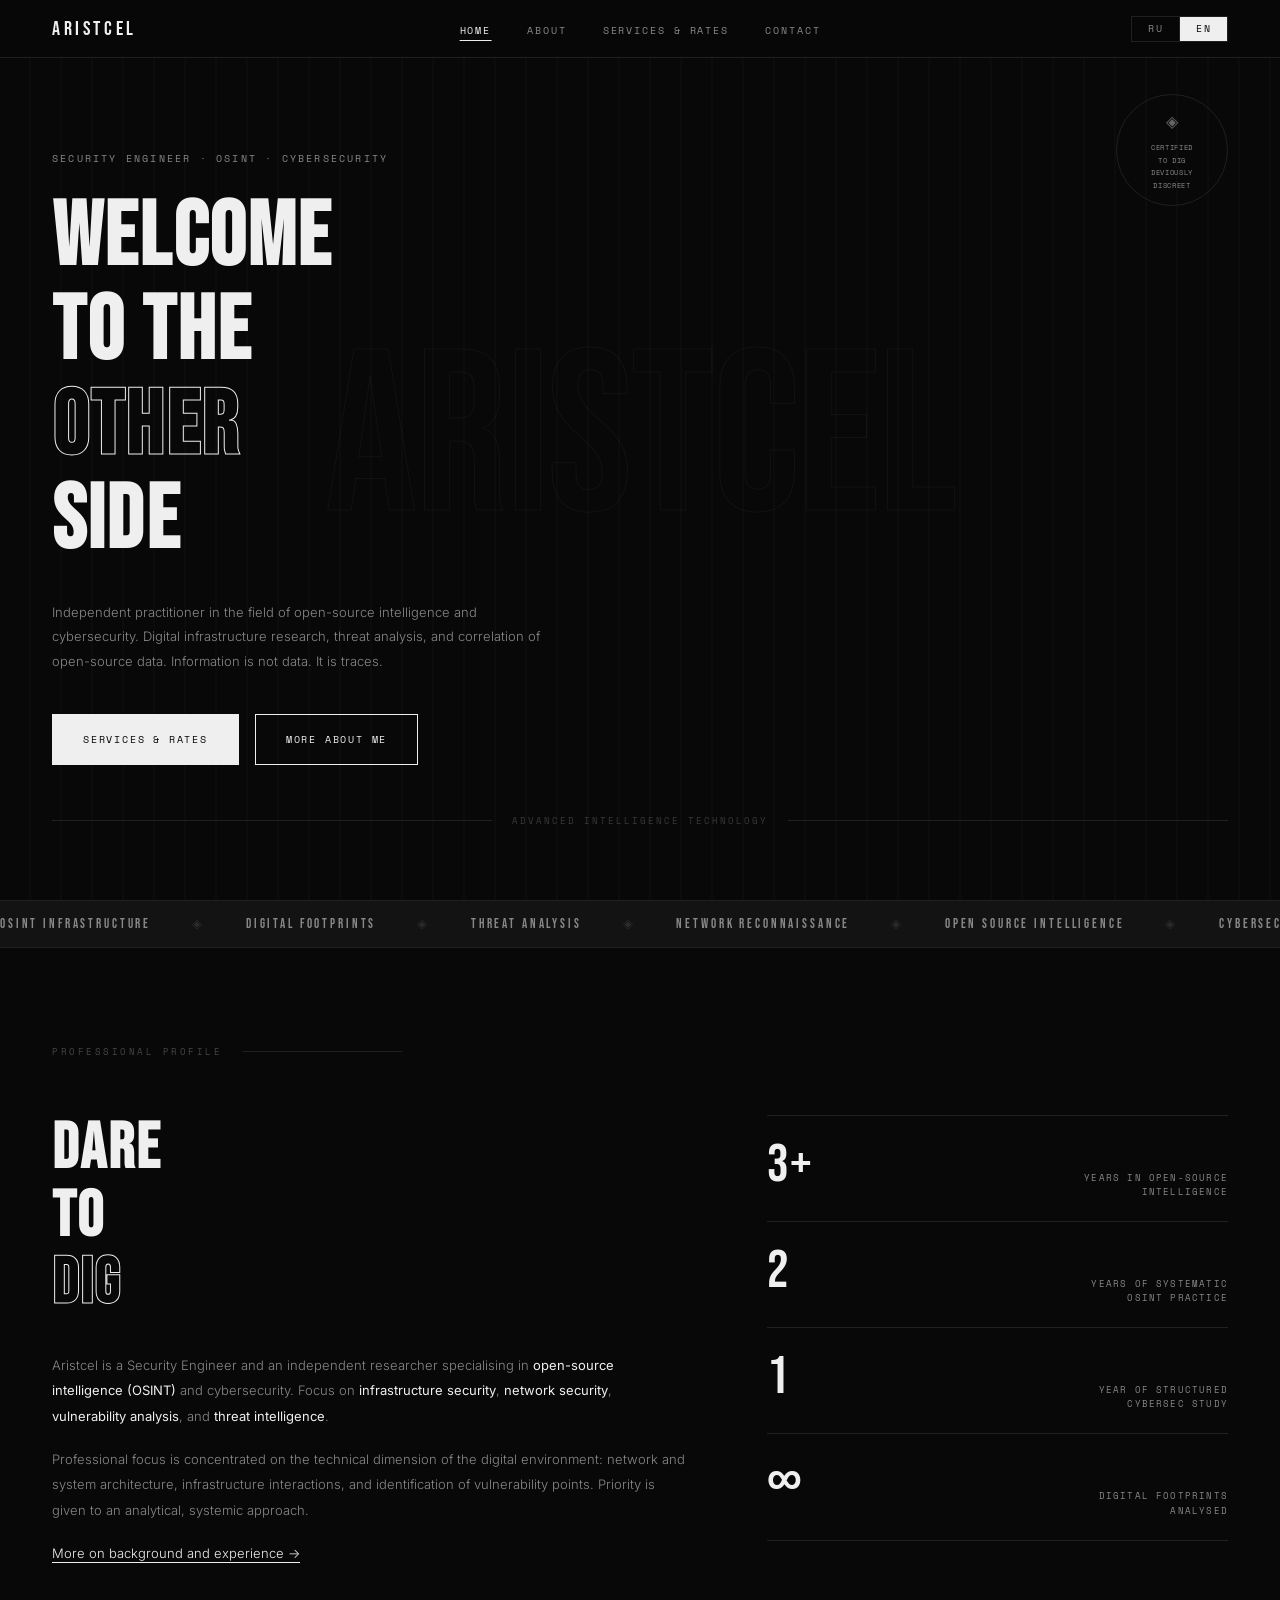
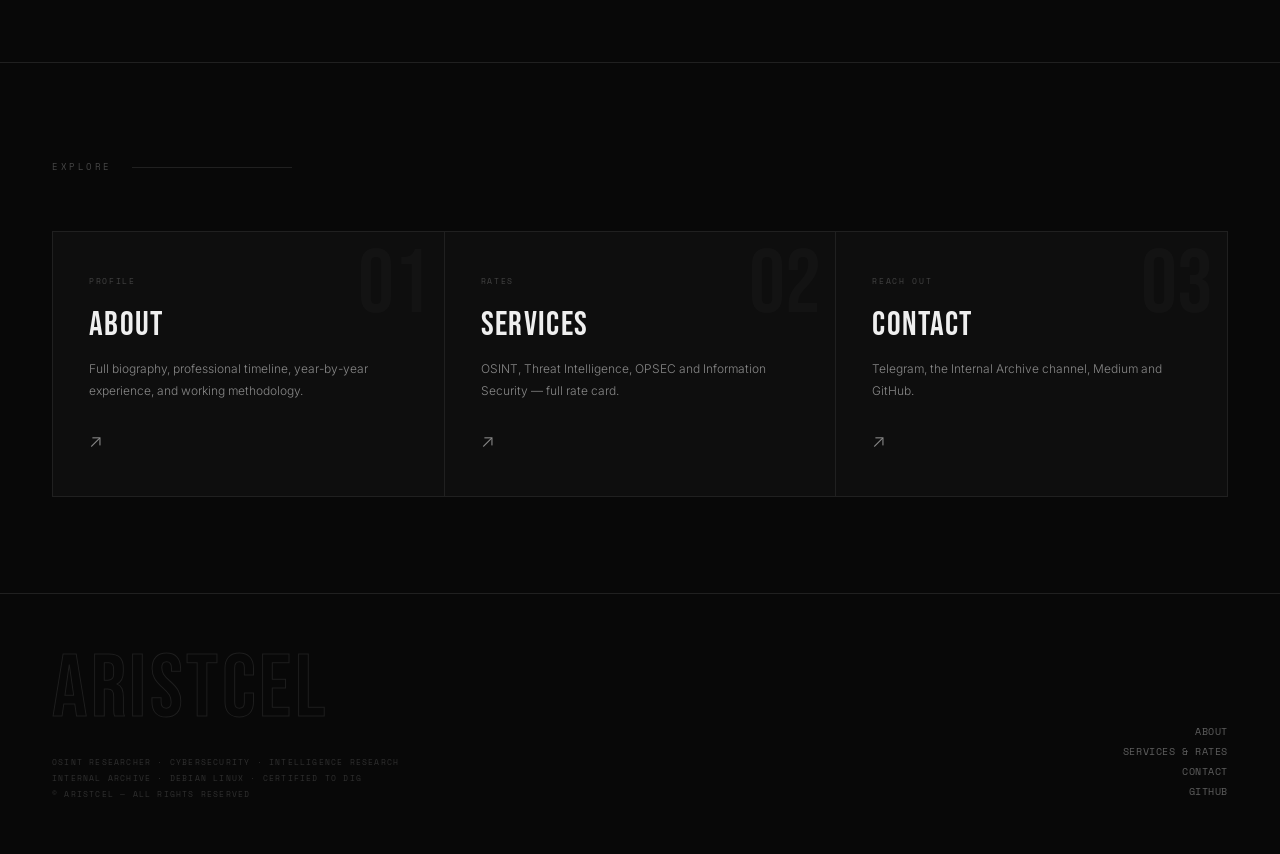
<file: index.html>
<!DOCTYPE html>
<html lang="en">
<head>
<meta charset="UTF-8">
<meta name="viewport" content="width=device-width, initial-scale=1.0">
<title>ARISTCEL — Security Engineer · OSINT · кибербезопасность</title>
<meta name="description" content="Aristcel — Security Engineer. Безопасность инфраструктуры, сетевая безопасность, анализ уязвимостей, threat intelligence, OSINT.">
<link rel="preconnect" href="https://fonts.googleapis.com">
<link rel="preconnect" href="https://fonts.gstatic.com" crossorigin>
<link href="https://fonts.googleapis.com/css2?family=Bebas+Neue&family=Inter:wght@300;400;500&family=Space+Mono:wght@400;700&display=swap" rel="stylesheet">
<link rel="stylesheet" href="style.css">
<style>
  .hero {
    position: relative;
    z-index: 1;
    min-height: 100vh;
    display: flex;
    flex-direction: column;
    justify-content: flex-end;
    padding: calc(var(--nav-h) + 24px) 52px 72px;
    overflow: hidden;
  }
  .hero-ghost {
    position: absolute;
    top: 50%;
    left: 50%;
    transform: translate(-50%, -52%);
    font-family: 'Bebas Neue', sans-serif;
    font-size: clamp(120px, 18vw, 280px);
    letter-spacing: -0.01em;
    color: transparent;
    -webkit-text-stroke: 1px rgba(255,255,255,0.045);
    white-space: nowrap;
    pointer-events: none;
    user-select: none;
  }
  .hero-stamp {
    position: absolute;
    top: calc(var(--nav-h) + 36px);
    right: 52px;
    width: 112px;
    height: 112px;
    border: 1px solid var(--line);
    border-radius: 50%;
    display: flex;
    flex-direction: column;
    align-items: center;
    justify-content: center;
    text-align: center;
    padding: 14px;
  }
  .stamp-glyph { font-size: 16px; margin-bottom: 7px; opacity: 0.4; }
  .stamp-text {
    font-family: 'Space Mono', monospace;
    font-size: 7px;
    letter-spacing: 0.09em;
    text-transform: uppercase;
    color: var(--mid);
    line-height: 1.8;
  }
  .hero-eyebrow {
    font-family: 'Space Mono', monospace;
    font-size: 10px;
    letter-spacing: 0.22em;
    text-transform: uppercase;
    color: var(--mid);
    margin-bottom: 24px;
  }
  .hero-title {
    font-family: 'Bebas Neue', sans-serif;
    font-size: clamp(48px, 7vw, 100px);
    line-height: 1.05;
    letter-spacing: 0.025em;
    margin-bottom: 32px;
  }
  .hero-title .ol { -webkit-text-stroke: 1px var(--off-white); color: transparent; }
  .hero-body {
    max-width: 500px;
    color: var(--mid);
    font-size: 13px;
    line-height: 1.9;
    margin-bottom: 40px;
  }
  .hero-actions {
    display: flex;
    gap: 16px;
    flex-wrap: wrap;
    margin-bottom: 48px;
  }
  .hero-actions a {
    font-family: 'Space Mono', monospace;
    font-size: 10px;
    letter-spacing: 0.18em;
    text-transform: uppercase;
    text-decoration: none;
    padding: 16px 30px;
    border: 1px solid var(--off-white);
    color: var(--off-white);
    transition: background 0.18s, color 0.18s;
    white-space: nowrap;
  }
  .hero-actions a.solid { background: var(--off-white); color: var(--black); }
  .hero-actions a.solid:hover { background: transparent; color: var(--off-white); }
  .hero-actions a:not(.solid):hover { background: var(--off-white); color: var(--black); }
  .hero-rule {
    display: flex;
    align-items: center;
    gap: 20px;
    font-family: 'Space Mono', monospace;
    font-size: 9px;
    letter-spacing: 0.22em;
    text-transform: uppercase;
    color: rgba(255,255,255,0.2);
  }
  .hero-rule::before, .hero-rule::after { content: ''; flex: 1; height: 1px; background: var(--line); }

  .teaser-grid {
    display: grid;
    grid-template-columns: repeat(3, 1fr);
    gap: 1px;
    background: var(--line);
    border: 1px solid var(--line);
  }
  .teaser-card {
    background: var(--card);
    padding: 44px 36px 40px;
    text-decoration: none;
    color: var(--off-white);
    position: relative;
    overflow: hidden;
    transition: background 0.18s;
    display: block;
  }
  .teaser-card:hover { background: #161616; }
  .teaser-ghost {
    position: absolute;
    top: 8px;
    right: 14px;
    font-family: 'Bebas Neue', sans-serif;
    font-size: 90px;
    color: rgba(255,255,255,0.022);
    line-height: 1;
    pointer-events: none;
  }
  .teaser-tag {
    font-family: 'Space Mono', monospace;
    font-size: 7.5px;
    letter-spacing: 0.22em;
    text-transform: uppercase;
    color: rgba(255,255,255,0.22);
    margin-bottom: 20px;
  }
  .teaser-title {
    font-family: 'Bebas Neue', sans-serif;
    font-size: 34px;
    letter-spacing: 0.04em;
    line-height: 1;
    margin-bottom: 16px;
  }
  .teaser-desc {
    font-size: 12px;
    color: var(--mid);
    line-height: 1.8;
    margin-bottom: 24px;
  }
  .teaser-arrow {
    font-size: 18px;
    color: var(--mid);
    transition: transform 0.18s, color 0.18s;
    display: inline-block;
  }
  .teaser-card:hover .teaser-arrow { transform: translate(4px, -4px); color: var(--off-white); }

  @media (max-width: 900px) {
    .hero { padding: calc(var(--nav-h) + 16px) 24px 56px; }
    .hero-stamp { display: none; }
  }
  @media (max-width: 700px) {
    .teaser-grid { grid-template-columns: 1fr; }
  }
  @media (max-width: 480px) {
    .hero { padding: calc(var(--nav-h) + 12px) 16px 40px; }
    .hero-eyebrow { font-size: 8.5px; margin-bottom: 16px; }
    .hero-title { margin-bottom: 20px; }
    .hero-body { margin-bottom: 28px; }
    .hero-actions { gap: 12px; }
    .hero-actions a { padding: 14px 22px; font-size: 9px; }
    .hero-rule { font-size: 7.5px; }
    .teaser-card { padding: 32px 20px; }
    .teaser-title { font-size: 28px; }
  }
</style>
</head>
<body class="lang-en">

<div class="stripes" aria-hidden="true"></div>

<nav>
  <a href="index.html" class="nav-logo">ARISTCEL</a>
  <ul class="nav-links" role="list">
    <li><a href="index.html" class="current"><span data-lang="ru">Главная</span><span data-lang="en">Home</span></a></li>
    <li><a href="about.html"><span data-lang="ru">Обо мне</span><span data-lang="en">About</span></a></li>
    <li><a href="services.html"><span data-lang="ru">Услуги и цены</span><span data-lang="en">Services & Rates</span></a></li>
    <li><a href="contact.html"><span data-lang="ru">Контакты</span><span data-lang="en">Contact</span></a></li>
  </ul>
  <button class="nav-toggle" aria-label="Menu" onclick="toggleNav()">
    <span></span><span></span><span></span>
  </button>
  <div class="lang-toggle" role="group" aria-label="Language">
    <button class="lang-btn"        onclick="setLang('ru')" aria-pressed="false">RU</button>
    <button class="lang-btn active" onclick="setLang('en')" aria-pressed="true">EN</button>
  </div>
</nav>

<div class="hero" id="top">
  <div class="hero-ghost" aria-hidden="true">ARISTCEL</div>

  <div class="hero-stamp" aria-hidden="true">
    <div class="stamp-glyph">◈</div>
    <div class="stamp-text">
      <span data-lang="ru">сертифицирован<br>копать<br>изощрённо<br>скрытно</span>
      <span data-lang="en">certified<br>to dig<br>deviously<br>discreet</span>
    </div>
  </div>

  <p class="hero-eyebrow">
    <span data-lang="ru">Security Engineer · OSINT · Кибербезопасность</span>
    <span data-lang="en">Security Engineer · OSINT · Cybersecurity</span>
  </p>

  <h1 class="hero-title">
    <span data-lang="ru">ДОБРО<br>ПОЖАЛОВАТЬ<br>НА <span class="ol">ДРУГУЮ</span><br>СТОРОНУ</span>
    <span data-lang="en">WELCOME<br>TO THE<br><span class="ol">OTHER</span><br>SIDE</span>
  </h1>

  <p class="hero-body">
    <span data-lang="ru">Независимый исследователь в области интернет-разведки и кибербезопасности. Исследование цифровой инфраструктуры, анализ угроз и корреляция данных из открытых источников. Информация — это не данные. Это следы.</span>
    <span data-lang="en">Independent practitioner in the field of open-source intelligence and cybersecurity. Digital infrastructure research, threat analysis, and correlation of open-source data. Information is not data. It is traces.</span>
  </p>

  <div class="hero-actions">
    <a href="services.html" class="solid"><span data-lang="ru">Услуги и цены</span><span data-lang="en">Services & Rates</span></a>
    <a href="about.html"><span data-lang="ru">Подробнее обо мне</span><span data-lang="en">More about me</span></a>
  </div>

  <div class="hero-rule">
    <span data-lang="ru">Передовые технологии разведки</span>
    <span data-lang="en">Advanced intelligence technology</span>
  </div>
</div>

<div class="marquee-wrap" aria-hidden="true">
  <div class="marquee-track">
    <span class="marquee-item">OSINT INFRASTRUCTURE <span class="msep">◈</span> DIGITAL FOOTPRINTS <span class="msep">◈</span> THREAT ANALYSIS <span class="msep">◈</span> NETWORK RECONNAISSANCE <span class="msep">◈</span> OPEN SOURCE INTELLIGENCE <span class="msep">◈</span> CYBERSECURITY RESEARCH <span class="msep">◈</span> LINUX · DEBIAN <span class="msep">◈</span> DATA CORRELATION <span class="msep">◈</span> ARISTCEL <span class="msep">◈</span></span>
    <span class="marquee-item">OSINT INFRASTRUCTURE <span class="msep">◈</span> DIGITAL FOOTPRINTS <span class="msep">◈</span> THREAT ANALYSIS <span class="msep">◈</span> NETWORK RECONNAISSANCE <span class="msep">◈</span> OPEN SOURCE INTELLIGENCE <span class="msep">◈</span> CYBERSECURITY RESEARCH <span class="msep">◈</span> LINUX · DEBIAN <span class="msep">◈</span> DATA CORRELATION <span class="msep">◈</span> ARISTCEL <span class="msep">◈</span></span>
  </div>
</div>

<section id="about">
  <p class="s-label">
    <span data-lang="ru">О специалисте</span>
    <span data-lang="en">Professional Profile</span>
  </p>
  <div class="about-grid">
    <div>
      <h2 class="about-headline">
        <span data-lang="ru">ОСМЕЛЬСЯ<br><span class="ol">КОПАТЬ</span></span>
        <span data-lang="en">DARE<br>TO<br><span class="ol">DIG</span></span>
      </h2>
      <div class="about-body">
        <div data-lang="ru">
          <p>Aristcel — Security Engineer и независимый исследователь в области <strong>открытых источников информации (OSINT)</strong> и кибербезопасности. Специализируется на <strong>безопасности инфраструктуры</strong>, <strong>сетевой безопасности</strong>, <strong>анализе уязвимостей</strong> и <strong>threat intelligence</strong>.</p>
          <p>Профессиональный интерес сосредоточен на технической стороне цифровой среды: архитектуре сетей и систем, взаимодействии инфраструктурных компонентов, выявлении точек уязвимости. Приоритет — аналитический и системный подход.</p>
          <p><a href="about.html" style="color:var(--off-white); text-decoration:underline; text-underline-offset:4px;"><span data-lang="ru">Подробнее о пути и опыте →</span><span data-lang="en">More on background and experience →</span></a></p>
        </div>
        <div data-lang="en">
          <p>Aristcel is a Security Engineer and an independent researcher specialising in <strong>open-source intelligence (OSINT)</strong> and cybersecurity. Focus on <strong>infrastructure security</strong>, <strong>network security</strong>, <strong>vulnerability analysis</strong>, and <strong>threat intelligence</strong>.</p>
          <p>Professional focus is concentrated on the technical dimension of the digital environment: network and system architecture, infrastructure interactions, and identification of vulnerability points. Priority is given to an analytical, systemic approach.</p>
          <p><a href="about.html" style="color:var(--off-white); text-decoration:underline; text-underline-offset:4px;"><span data-lang="ru">Подробнее о пути и опыте →</span><span data-lang="en">More on background and experience →</span></a></p>
        </div>
      </div>
    </div>

    <div class="metrics">
      <div class="metric">
        <div class="metric-val">3+</div>
        <div class="metric-lbl"><span data-lang="ru">лет в сфере<br>интернет-разведки</span><span data-lang="en">years in open-source<br>intelligence</span></div>
      </div>
      <div class="metric">
        <div class="metric-val">2</div>
        <div class="metric-lbl"><span data-lang="ru">года системной<br>практики OSINT</span><span data-lang="en">years of systematic<br>OSINT practice</span></div>
      </div>
      <div class="metric">
        <div class="metric-val">1</div>
        <div class="metric-lbl"><span data-lang="ru">год структурированного<br>изучения cybersec</span><span data-lang="en">year of structured<br>cybersec study</span></div>
      </div>
      <div class="metric">
        <div class="metric-val">∞</div>
        <div class="metric-lbl"><span data-lang="ru">проанализировано<br>цифровых следов</span><span data-lang="en">digital footprints<br>analysed</span></div>
      </div>
    </div>
  </div>
</section>

<section id="explore">
  <p class="s-label">
    <span data-lang="ru">Разделы сайта</span>
    <span data-lang="en">Explore</span>
  </p>
  <div class="teaser-grid">
    <a class="teaser-card" href="about.html">
      <div class="teaser-ghost" aria-hidden="true">01</div>
      <div class="teaser-tag"><span data-lang="ru">профиль</span><span data-lang="en">profile</span></div>
      <div class="teaser-title"><span data-lang="ru">ОБО МНЕ</span><span data-lang="en">ABOUT</span></div>
      <p class="teaser-desc"><span data-lang="ru">Полная биография, профессиональный путь, опыт по годам и подход к работе.</span><span data-lang="en">Full biography, professional timeline, year-by-year experience, and working methodology.</span></p>
      <span class="teaser-arrow">↗</span>
    </a>
    <a class="teaser-card" href="services.html">
      <div class="teaser-ghost" aria-hidden="true">02</div>
      <div class="teaser-tag"><span data-lang="ru">прайс</span><span data-lang="en">rates</span></div>
      <div class="teaser-title"><span data-lang="ru">УСЛУГИ</span><span data-lang="en">SERVICES</span></div>
      <p class="teaser-desc"><span data-lang="ru">OSINT, Threat Intelligence, OPSEC и Information Security — полный прайс-лист.</span><span data-lang="en">OSINT, Threat Intelligence, OPSEC and Information Security — full rate card.</span></p>
      <span class="teaser-arrow">↗</span>
    </a>
    <a class="teaser-card" href="contact.html">
      <div class="teaser-ghost" aria-hidden="true">03</div>
      <div class="teaser-tag"><span data-lang="ru">связь</span><span data-lang="en">reach out</span></div>
      <div class="teaser-title"><span data-lang="ru">КОНТАКТ</span><span data-lang="en">CONTACT</span></div>
      <p class="teaser-desc"><span data-lang="ru">Telegram, канал Internal Archive, Medium и GitHub.</span><span data-lang="en">Telegram, the Internal Archive channel, Medium and GitHub.</span></p>
      <span class="teaser-arrow">↗</span>
    </a>
  </div>
</section>

<footer>
  <div>
    <a href="index.html" class="footer-mark">ARISTCEL</a>
    <div class="footer-sub">
      OSINT RESEARCHER · CYBERSECURITY · INTELLIGENCE RESEARCH<br>
      INTERNAL ARCHIVE · DEBIAN LINUX · CERTIFIED TO DIG<br>
      © ARISTCEL — ALL RIGHTS RESERVED
    </div>
  </div>
  <div class="footer-right">
    <a href="about.html"><span data-lang="ru">ОБО МНЕ</span><span data-lang="en">ABOUT</span></a><br>
    <a href="services.html"><span data-lang="ru">УСЛУГИ И ЦЕНЫ</span><span data-lang="en">SERVICES & RATES</span></a><br>
    <a href="contact.html"><span data-lang="ru">КОНТАКТЫ</span><span data-lang="en">CONTACT</span></a><br>
    <a href="https://github.com/aristcel" target="_blank" rel="noopener noreferrer">GITHUB</a>
  </div>
</footer>

<script src="lang.js"></script>
</body>
</html>
</file>
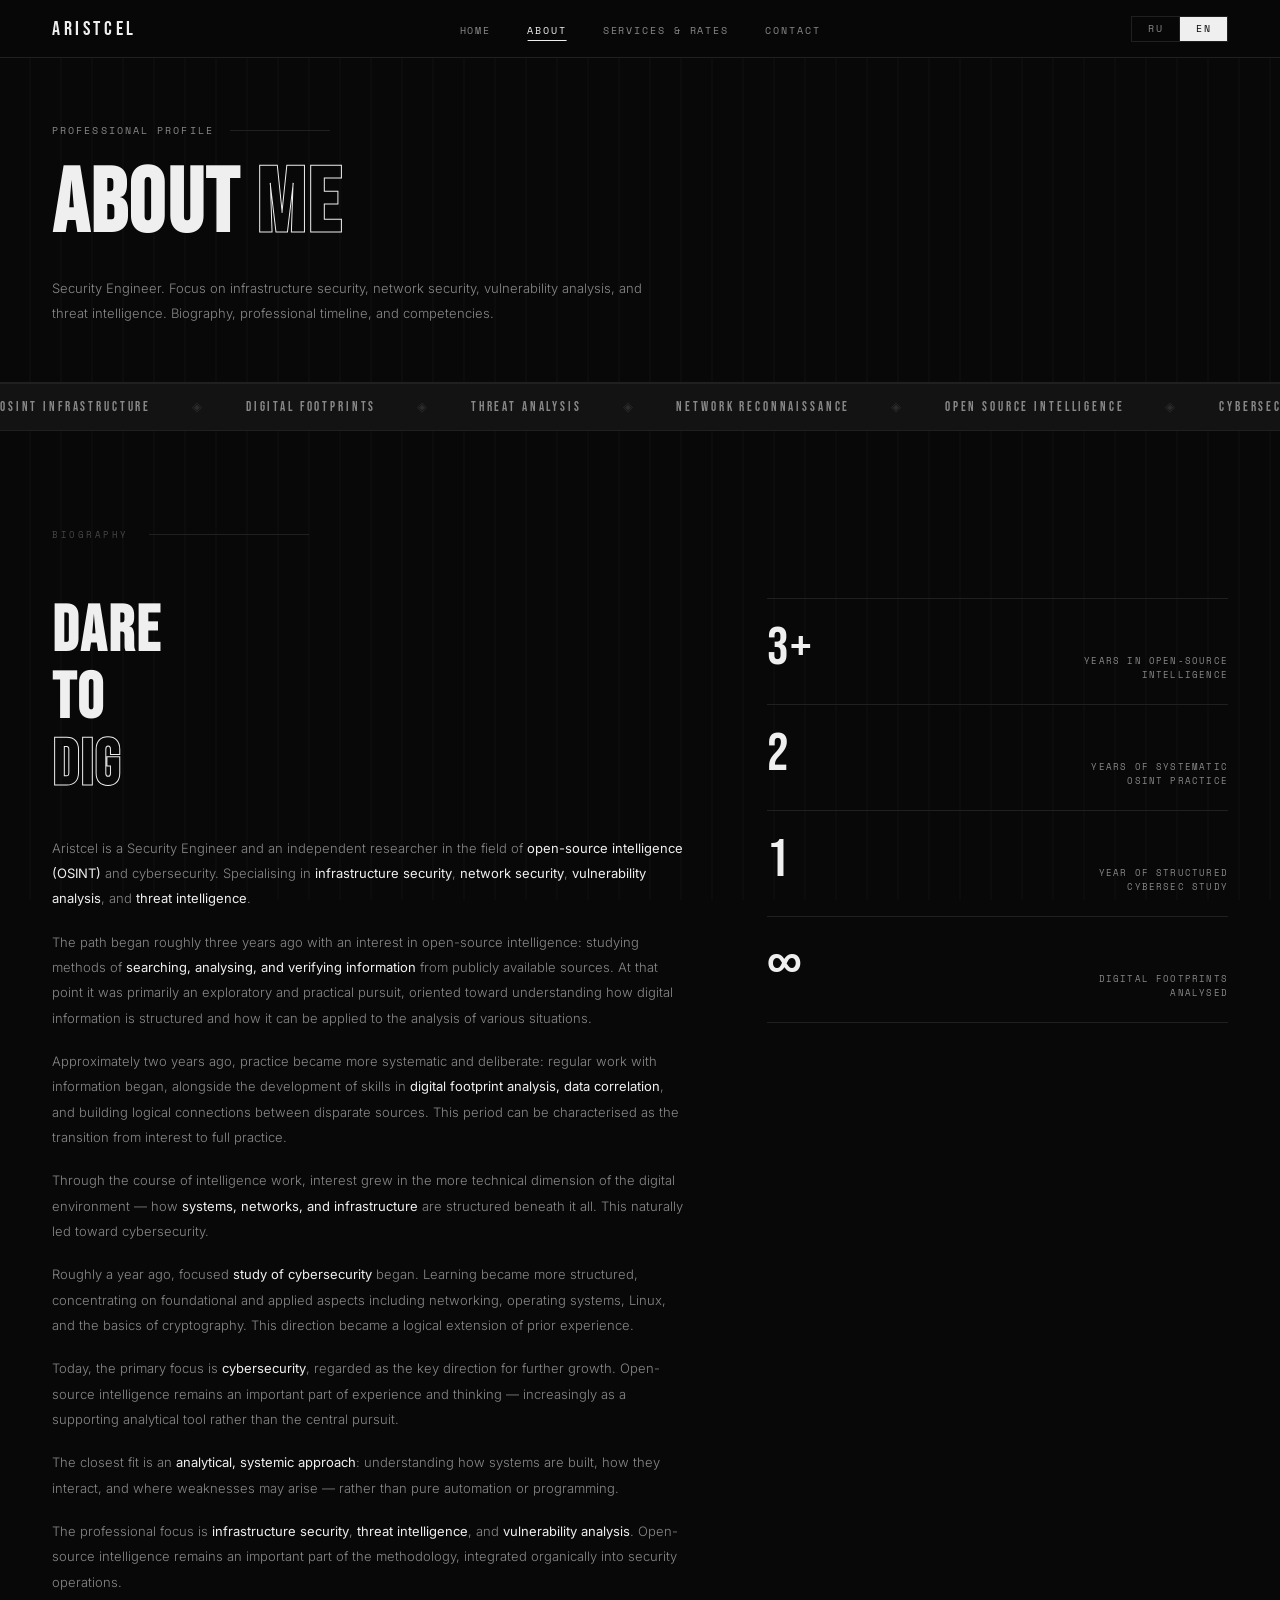
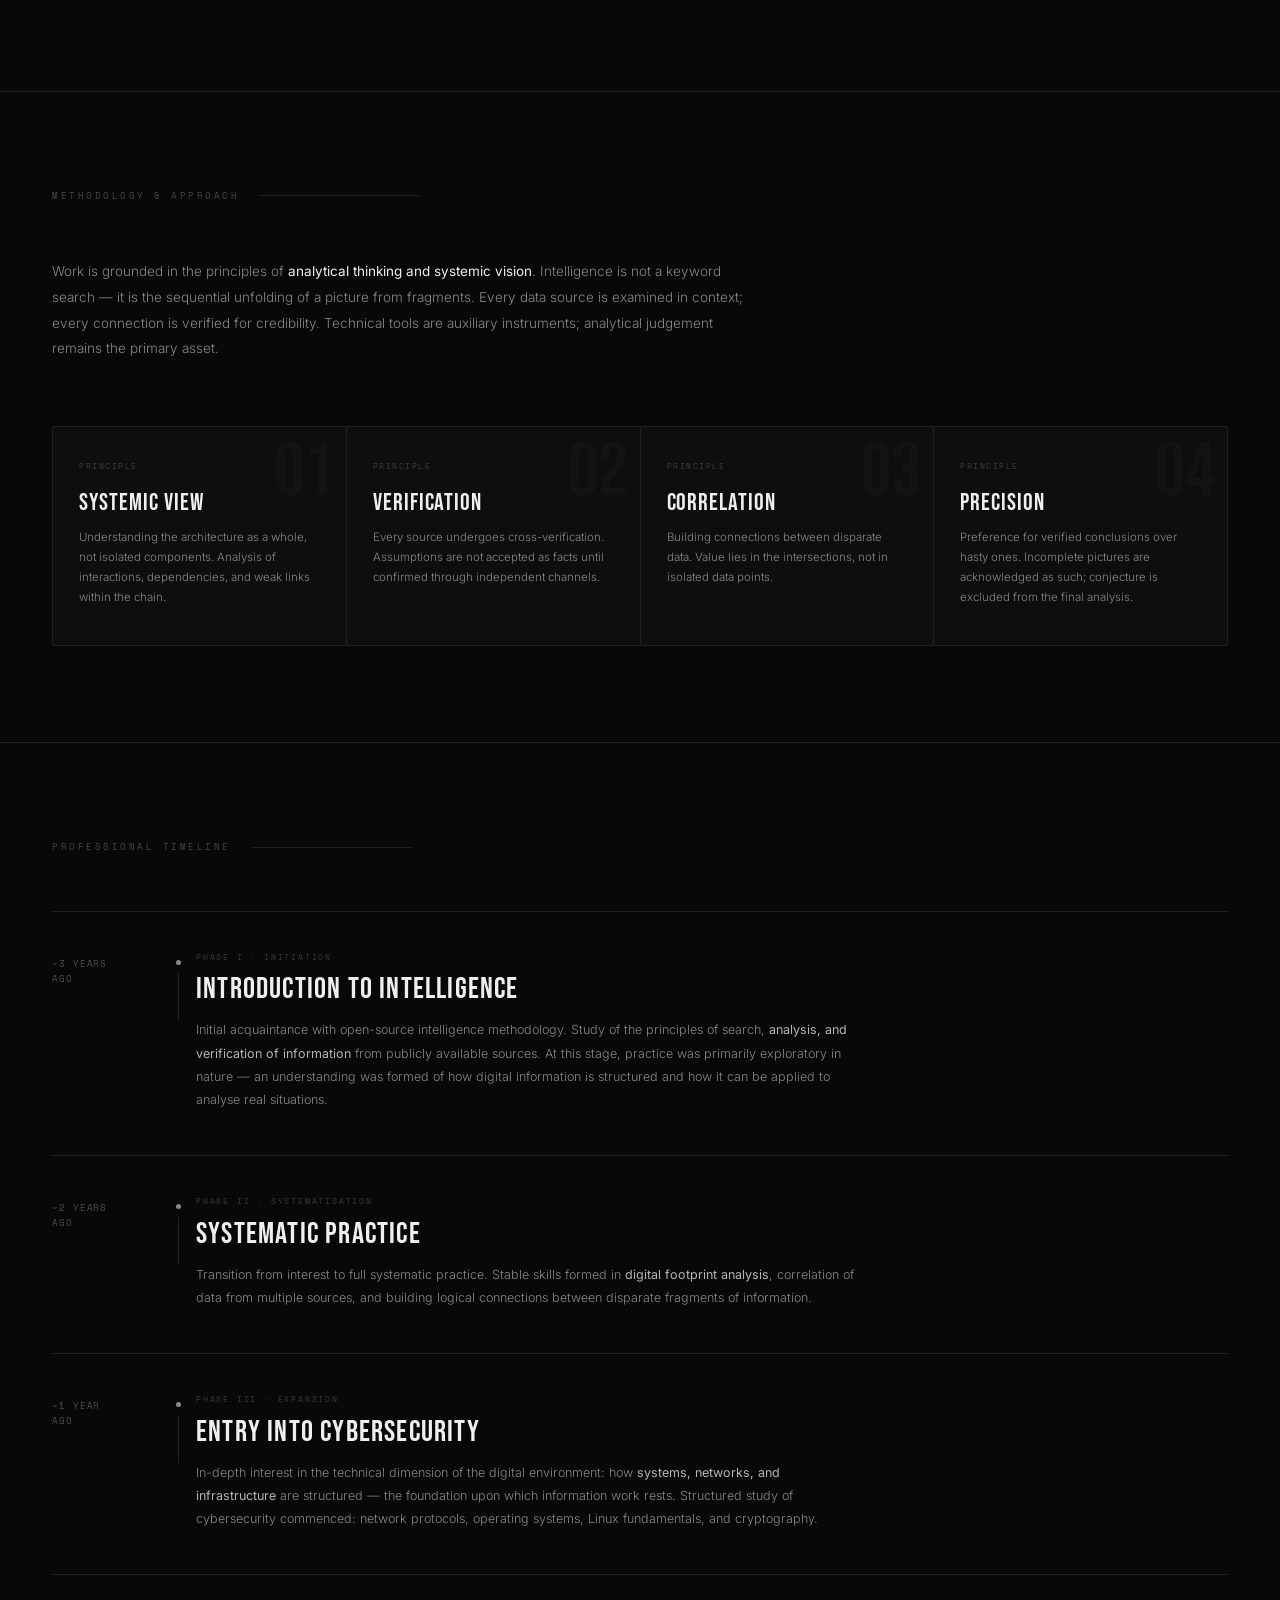
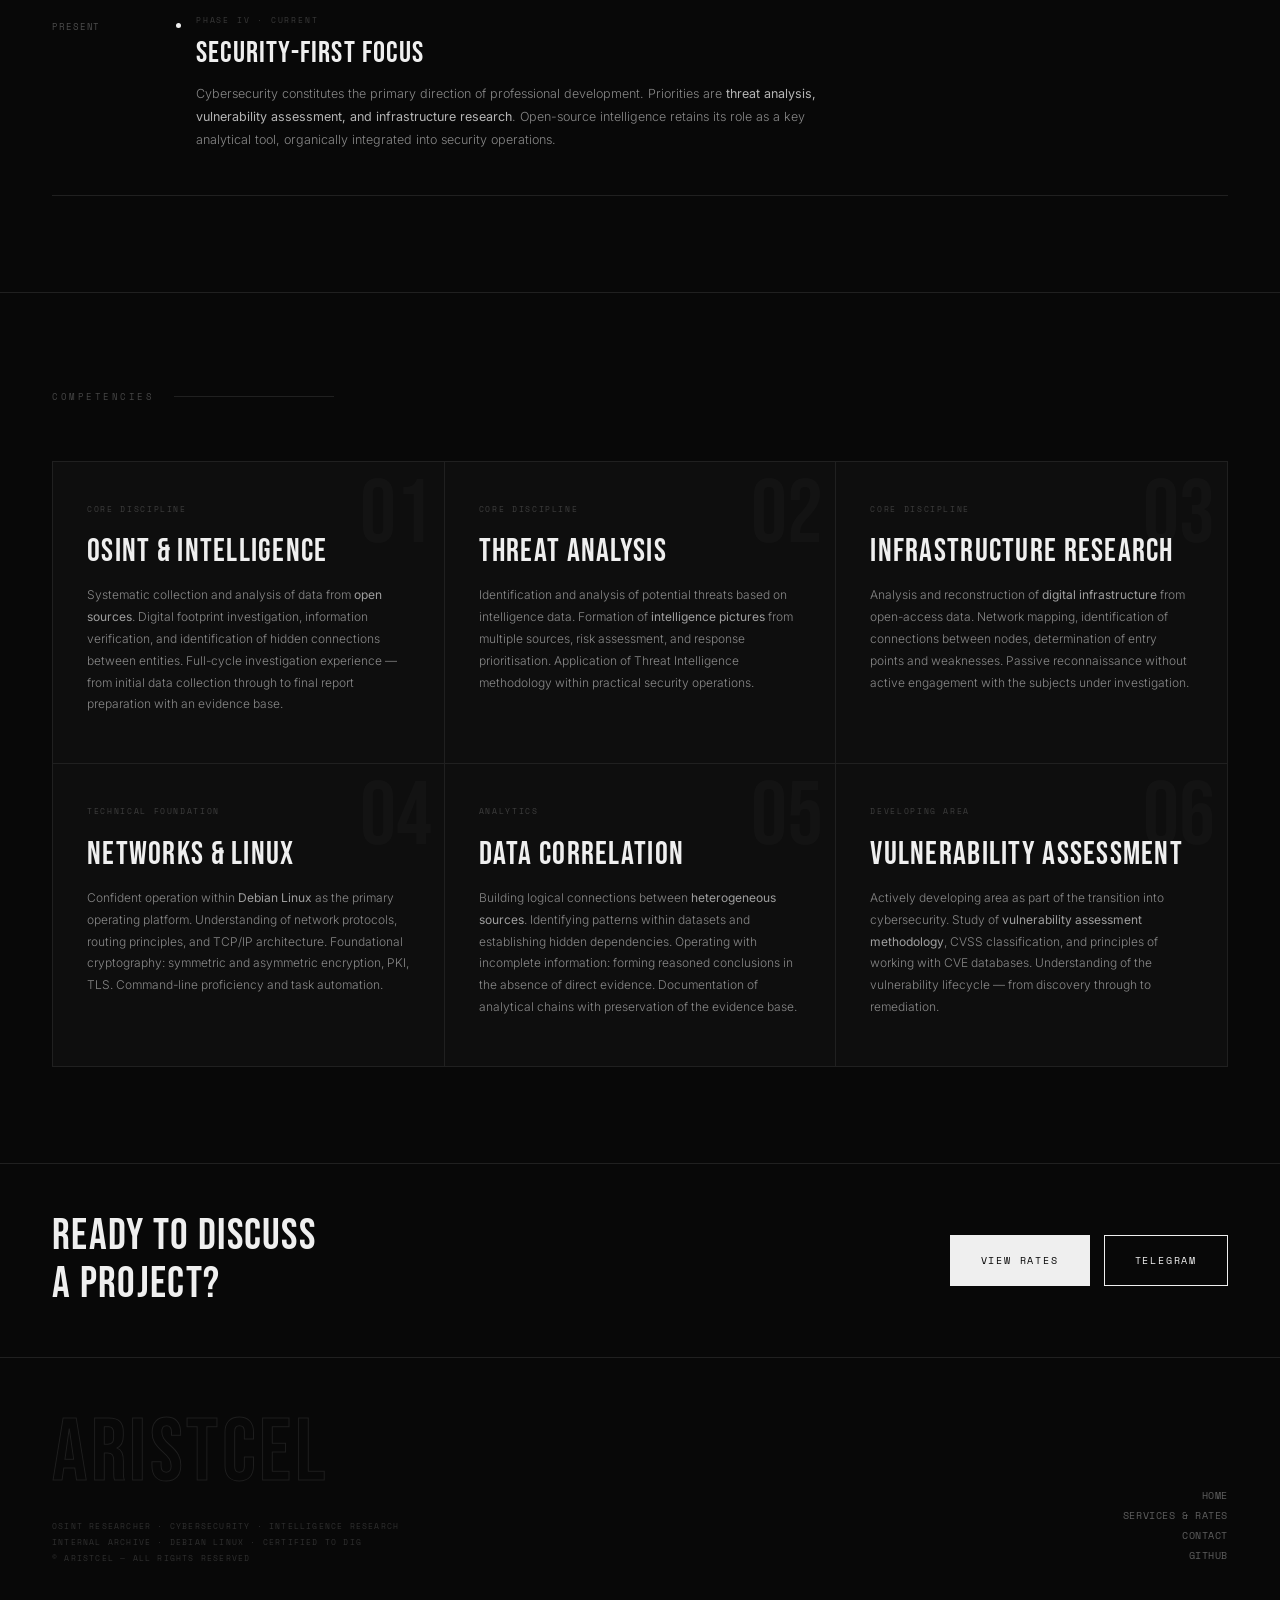
<file: about.html>
<!DOCTYPE html>
<html lang="en">
<head>
<meta charset="UTF-8">
<meta name="viewport" content="width=device-width, initial-scale=1.0">
<title>Обо мне — ARISTCEL · Security Engineer</title>
<meta name="description" content="Aristcel — Security Engineer. Безопасность инфраструктуры, сетевая безопасность, анализ уязвимостей, threat intelligence. Профессиональный путь, опыт, компетенции.">
<link rel="preconnect" href="https://fonts.googleapis.com">
<link rel="preconnect" href="https://fonts.gstatic.com" crossorigin>
<link href="https://fonts.googleapis.com/css2?family=Bebas+Neue&family=Inter:wght@300;400;500&family=Space+Mono:wght@400;700&display=swap" rel="stylesheet">
<link rel="stylesheet" href="style.css">
</head>
<body class="lang-en">

<div class="stripes" aria-hidden="true"></div>

<nav>
  <a href="index.html" class="nav-logo">ARISTCEL</a>
  <ul class="nav-links" role="list">
    <li><a href="index.html"><span data-lang="ru">Главная</span><span data-lang="en">Home</span></a></li>
    <li><a href="about.html" class="current"><span data-lang="ru">Обо мне</span><span data-lang="en">About</span></a></li>
    <li><a href="services.html"><span data-lang="ru">Услуги и цены</span><span data-lang="en">Services & Rates</span></a></li>
    <li><a href="contact.html"><span data-lang="ru">Контакты</span><span data-lang="en">Contact</span></a></li>
  </ul>
  <button class="nav-toggle" aria-label="Menu" onclick="toggleNav()">
    <span></span><span></span><span></span>
  </button>
  <div class="lang-toggle" role="group" aria-label="Language">
    <button class="lang-btn"        onclick="setLang('ru')" aria-pressed="false">RU</button>
    <button class="lang-btn active" onclick="setLang('en')" aria-pressed="true">EN</button>
  </div>
</nav>

<div class="page-hero" id="top">
  <p class="page-hero-eyebrow">
    <span data-lang="ru">Профиль специалиста</span>
    <span data-lang="en">Professional Profile</span>
  </p>
  <h1 class="page-hero-title">
    <span data-lang="ru">ОБО <span class="ol">МНЕ</span></span>
    <span data-lang="en">ABOUT <span class="ol">ME</span></span>
  </h1>
  <p class="page-hero-sub">
    <span data-lang="ru">Security Engineer. Специализация — безопасность инфраструктуры, сетевая безопасность, анализ уязвимостей и threat intelligence. Биография, профессиональный путь и компетенции.</span>
    <span data-lang="en">Security Engineer. Focus on infrastructure security, network security, vulnerability analysis, and threat intelligence. Biography, professional timeline, and competencies.</span>
  </p>
</div>

<div class="marquee-wrap" aria-hidden="true">
  <div class="marquee-track">
    <span class="marquee-item">OSINT INFRASTRUCTURE <span class="msep">◈</span> DIGITAL FOOTPRINTS <span class="msep">◈</span> THREAT ANALYSIS <span class="msep">◈</span> NETWORK RECONNAISSANCE <span class="msep">◈</span> OPEN SOURCE INTELLIGENCE <span class="msep">◈</span> CYBERSECURITY RESEARCH <span class="msep">◈</span> LINUX · DEBIAN <span class="msep">◈</span> DATA CORRELATION <span class="msep">◈</span> ARISTCEL <span class="msep">◈</span></span>
    <span class="marquee-item">OSINT INFRASTRUCTURE <span class="msep">◈</span> DIGITAL FOOTPRINTS <span class="msep">◈</span> THREAT ANALYSIS <span class="msep">◈</span> NETWORK RECONNAISSANCE <span class="msep">◈</span> OPEN SOURCE INTELLIGENCE <span class="msep">◈</span> CYBERSECURITY RESEARCH <span class="msep">◈</span> LINUX · DEBIAN <span class="msep">◈</span> DATA CORRELATION <span class="msep">◈</span> ARISTCEL <span class="msep">◈</span></span>
  </div>
</div>

<section id="bio">
  <p class="s-label">
    <span data-lang="ru">Биография</span>
    <span data-lang="en">Biography</span>
  </p>
  <div class="about-grid">
    <div>
      <h2 class="about-headline">
        <span data-lang="ru">ОСМЕЛЬСЯ<br><span class="ol">КОПАТЬ</span></span>
        <span data-lang="en">DARE<br>TO<br><span class="ol">DIG</span></span>
      </h2>
      <div class="about-body">
        <div data-lang="ru">
          <p>Aristcel — Security Engineer и независимый исследователь в области <strong>открытых источников информации (OSINT)</strong> и кибербезопасности. Специализируется на <strong>безопасности инфраструктуры</strong>, <strong>сетевой безопасности</strong>, <strong>анализе уязвимостей</strong> и <strong>threat intelligence</strong>.</p>
          <p>Путь начался около трёх лет назад с интереса к интернет-разведке: изучения способов <strong>поиска, анализа и проверки информации</strong> в открытых источниках. На тот момент это было скорее исследовательское и практическое увлечение, связанное с пониманием того, как устроена цифровая информация и как она может быть использована для анализа различных ситуаций.</p>
          <p>Примерно два года назад практика стала более системной и осознанной: началась регулярная работа с информацией, развитие навыков <strong>анализа цифровых следов, корреляции данных</strong> и выстраивания логических связей между разрозненными источниками. Этот период можно назвать переходом от интереса к полноценной практике.</p>
          <p>В процессе работы с разведкой усилился интерес к более технической стороне цифровой среды — к тому, как устроены <strong>системы, сети и инфраструктура</strong>, на которых всё это основано. Это естественно привело к кибербезопасности.</p>
          <p>Около года назад началось целенаправленное <strong>изучение кибербезопасности</strong>. Обучение стало более структурированным: фокус на базовых и прикладных аспектах, включая сети, операционные системы, Linux и основы криптографии. Это направление стало логичным расширением предыдущего опыта.</p>
          <p>Сегодня основной фокус — <strong>кибербезопасность</strong>, рассматриваемая как ключевое направление дальнейшего роста. При этом интернет-разведка остаётся важной частью опыта и мышления — уже больше как дополнительный инструмент анализа и понимания информации.</p>
          <p>Ближе всего — <strong>аналитический и системный подход</strong>: разбираться в том, как устроены системы, как они взаимодействуют и где могут появляться слабые места, а не заниматься чистой автоматизацией или программированием.</p>
          <p>Профессиональный фокус — <strong>безопасность инфраструктуры</strong>, <strong>threat intelligence</strong> и <strong>анализ уязвимостей</strong>. Интернет-разведка остаётся важной частью методологии, органично интегрированной в процессы security operations.</p>
        </div>
        <div data-lang="en">
          <p>Aristcel is a Security Engineer and an independent researcher in the field of <strong>open-source intelligence (OSINT)</strong> and cybersecurity. Specialising in <strong>infrastructure security</strong>, <strong>network security</strong>, <strong>vulnerability analysis</strong>, and <strong>threat intelligence</strong>.</p>
          <p>The path began roughly three years ago with an interest in open-source intelligence: studying methods of <strong>searching, analysing, and verifying information</strong> from publicly available sources. At that point it was primarily an exploratory and practical pursuit, oriented toward understanding how digital information is structured and how it can be applied to the analysis of various situations.</p>
          <p>Approximately two years ago, practice became more systematic and deliberate: regular work with information began, alongside the development of skills in <strong>digital footprint analysis, data correlation</strong>, and building logical connections between disparate sources. This period can be characterised as the transition from interest to full practice.</p>
          <p>Through the course of intelligence work, interest grew in the more technical dimension of the digital environment — how <strong>systems, networks, and infrastructure</strong> are structured beneath it all. This naturally led toward cybersecurity.</p>
          <p>Roughly a year ago, focused <strong>study of cybersecurity</strong> began. Learning became more structured, concentrating on foundational and applied aspects including networking, operating systems, Linux, and the basics of cryptography. This direction became a logical extension of prior experience.</p>
          <p>Today, the primary focus is <strong>cybersecurity</strong>, regarded as the key direction for further growth. Open-source intelligence remains an important part of experience and thinking — increasingly as a supporting analytical tool rather than the central pursuit.</p>
          <p>The closest fit is an <strong>analytical, systemic approach</strong>: understanding how systems are built, how they interact, and where weaknesses may arise — rather than pure automation or programming.</p>
          <p>The professional focus is <strong>infrastructure security</strong>, <strong>threat intelligence</strong>, and <strong>vulnerability analysis</strong>. Open-source intelligence remains an important part of the methodology, integrated organically into security operations.</p>
        </div>
      </div>
    </div>

    <div class="metrics">
      <div class="metric">
        <div class="metric-val">3+</div>
        <div class="metric-lbl"><span data-lang="ru">лет в сфере<br>интернет-разведки</span><span data-lang="en">years in open-source<br>intelligence</span></div>
      </div>
      <div class="metric">
        <div class="metric-val">2</div>
        <div class="metric-lbl"><span data-lang="ru">года системной<br>практики OSINT</span><span data-lang="en">years of systematic<br>OSINT practice</span></div>
      </div>
      <div class="metric">
        <div class="metric-val">1</div>
        <div class="metric-lbl"><span data-lang="ru">год структурированного<br>изучения cybersec</span><span data-lang="en">year of structured<br>cybersec study</span></div>
      </div>
      <div class="metric">
        <div class="metric-val">∞</div>
        <div class="metric-lbl"><span data-lang="ru">проанализировано<br>цифровых следов</span><span data-lang="en">digital footprints<br>analysed</span></div>
      </div>
    </div>
  </div>
</section>

<section id="approach">
  <p class="s-label">
    <span data-lang="ru">Подход к работе</span>
    <span data-lang="en">Methodology & Approach</span>
  </p>
  <p class="approach-intro">
    <span data-lang="ru">Работа строится на принципах <strong>аналитического мышления и системного видения</strong>. Разведка — это не поиск по запросу, а последовательное разворачивание картины из фрагментов. Каждый источник данных рассматривается в контексте, каждая связь проверяется на достоверность. Технические инструменты являются вспомогательным средством; ключевым активом остаётся аналитическое суждение.</span>
    <span data-lang="en">Work is grounded in the principles of <strong>analytical thinking and systemic vision</strong>. Intelligence is not a keyword search — it is the sequential unfolding of a picture from fragments. Every data source is examined in context; every connection is verified for credibility. Technical tools are auxiliary instruments; analytical judgement remains the primary asset.</span>
  </p>
  <div class="pillars">
    <div class="pillar">
      <div class="pillar-ghost" aria-hidden="true">01</div>
      <div class="pillar-tag"><span data-lang="ru">принцип</span><span data-lang="en">principle</span></div>
      <div class="pillar-title"><span data-lang="ru">СИСТЕМНОСТЬ</span><span data-lang="en">SYSTEMIC VIEW</span></div>
      <p class="pillar-desc"><span data-lang="ru">Понимание архитектуры целиком, а не отдельных компонентов. Анализ взаимодействий, зависимостей и слабых звеньев в цепочке.</span><span data-lang="en">Understanding the architecture as a whole, not isolated components. Analysis of interactions, dependencies, and weak links within the chain.</span></p>
    </div>
    <div class="pillar">
      <div class="pillar-ghost" aria-hidden="true">02</div>
      <div class="pillar-tag"><span data-lang="ru">принцип</span><span data-lang="en">principle</span></div>
      <div class="pillar-title"><span data-lang="ru">ВЕРИФИКАЦИЯ</span><span data-lang="en">VERIFICATION</span></div>
      <p class="pillar-desc"><span data-lang="ru">Каждый источник проходит перекрёстную проверку. Предположения не принимаются за факты до подтверждения через независимые каналы.</span><span data-lang="en">Every source undergoes cross-verification. Assumptions are not accepted as facts until confirmed through independent channels.</span></p>
    </div>
    <div class="pillar">
      <div class="pillar-ghost" aria-hidden="true">03</div>
      <div class="pillar-tag"><span data-lang="ru">принцип</span><span data-lang="en">principle</span></div>
      <div class="pillar-title"><span data-lang="ru">КОРРЕЛЯЦИЯ</span><span data-lang="en">CORRELATION</span></div>
      <p class="pillar-desc"><span data-lang="ru">Построение связей между разрозненными данными. Ценность — в пересечениях, а не в отдельных точках информации.</span><span data-lang="en">Building connections between disparate data. Value lies in the intersections, not in isolated data points.</span></p>
    </div>
    <div class="pillar">
      <div class="pillar-ghost" aria-hidden="true">04</div>
      <div class="pillar-tag"><span data-lang="ru">принцип</span><span data-lang="en">principle</span></div>
      <div class="pillar-title"><span data-lang="ru">ТОЧНОСТЬ</span><span data-lang="en">PRECISION</span></div>
      <p class="pillar-desc"><span data-lang="ru">Предпочтение выверенных выводов скоропалительным. Неполная картина признаётся как таковая; домыслы не включаются в итоговый анализ.</span><span data-lang="en">Preference for verified conclusions over hasty ones. Incomplete pictures are acknowledged as such; conjecture is excluded from the final analysis.</span></p>
    </div>
  </div>
</section>

<section id="timeline">
  <p class="s-label">
    <span data-lang="ru">Профессиональный путь</span>
    <span data-lang="en">Professional Timeline</span>
  </p>
  <div class="tl">

    <div class="tl-row">
      <div class="tl-period"><span data-lang="ru">~3 года<br>назад</span><span data-lang="en">~3 years<br>ago</span></div>
      <div class="tl-dot-col"><div class="tl-dot"></div><div class="tl-connector"></div></div>
      <div class="tl-content">
        <div class="tl-phase"><span data-lang="ru">Этап I · Начало</span><span data-lang="en">Phase I · Initiation</span></div>
        <div class="tl-title"><span data-lang="ru">ЗНАКОМСТВО С РАЗВЕДКОЙ</span><span data-lang="en">INTRODUCTION TO INTELLIGENCE</span></div>
        <p class="tl-desc">
          <span data-lang="ru">Первичное знакомство с методологией интернет-разведки. Изучение принципов поиска, <strong>анализа и верификации информации</strong> в открытых источниках. На данном этапе практика носила преимущественно исследовательский и экспериментальный характер — формировалось понимание того, как устроена цифровая информация и каким образом она может быть использована для анализа различных ситуаций.</span>
          <span data-lang="en">Initial acquaintance with open-source intelligence methodology. Study of the principles of search, <strong>analysis, and verification of information</strong> from publicly available sources. At this stage, practice was primarily exploratory in nature — an understanding was formed of how digital information is structured and how it can be applied to analyse real situations.</span>
        </p>
      </div>
    </div>

    <div class="tl-row">
      <div class="tl-period"><span data-lang="ru">~2 года<br>назад</span><span data-lang="en">~2 years<br>ago</span></div>
      <div class="tl-dot-col"><div class="tl-dot"></div><div class="tl-connector"></div></div>
      <div class="tl-content">
        <div class="tl-phase"><span data-lang="ru">Этап II · Систематизация</span><span data-lang="en">Phase II · Systematisation</span></div>
        <div class="tl-title"><span data-lang="ru">СИСТЕМНАЯ ПРАКТИКА</span><span data-lang="en">SYSTEMATIC PRACTICE</span></div>
        <p class="tl-desc">
          <span data-lang="ru">Переход от интереса к полноценной систематической практике. Сформированы устойчивые навыки <strong>анализа цифровых следов</strong>, корреляции данных из множества источников и выстраивания логических связей между разрозненными фрагментами информации.</span>
          <span data-lang="en">Transition from interest to full systematic practice. Stable skills formed in <strong>digital footprint analysis</strong>, correlation of data from multiple sources, and building logical connections between disparate fragments of information.</span>
        </p>
      </div>
    </div>

    <div class="tl-row">
      <div class="tl-period"><span data-lang="ru">~1 год<br>назад</span><span data-lang="en">~1 year<br>ago</span></div>
      <div class="tl-dot-col"><div class="tl-dot"></div><div class="tl-connector"></div></div>
      <div class="tl-content">
        <div class="tl-phase"><span data-lang="ru">Этап III · Расширение</span><span data-lang="en">Phase III · Expansion</span></div>
        <div class="tl-title"><span data-lang="ru">ВХОЖДЕНИЕ В КИБЕРБЕЗОПАСНОСТЬ</span><span data-lang="en">ENTRY INTO CYBERSECURITY</span></div>
        <p class="tl-desc">
          <span data-lang="ru">Углублённый интерес к технической стороне цифровой среды: как устроены <strong>системы, сети и инфраструктура</strong>, на которых основана работа с информацией. Началось структурированное изучение кибербезопасности: сетевые протоколы, операционные системы, основы Linux и криптографии.</span>
          <span data-lang="en">In-depth interest in the technical dimension of the digital environment: how <strong>systems, networks, and infrastructure</strong> are structured — the foundation upon which information work rests. Structured study of cybersecurity commenced: network protocols, operating systems, Linux fundamentals, and cryptography.</span>
        </p>
      </div>
    </div>

    <div class="tl-row">
      <div class="tl-period"><span data-lang="ru">сейчас</span><span data-lang="en">present</span></div>
      <div class="tl-dot-col"><div class="tl-dot current"></div></div>
      <div class="tl-content">
        <div class="tl-phase"><span data-lang="ru">Этап IV · Текущий</span><span data-lang="en">Phase IV · Current</span></div>
        <div class="tl-title"><span data-lang="ru">ФОКУС НА БЕЗОПАСНОСТИ</span><span data-lang="en">SECURITY-FIRST FOCUS</span></div>
        <p class="tl-desc">
          <span data-lang="ru">Кибербезопасность является основным направлением профессионального развития. Приоритеты — <strong>анализ угроз, оценка уязвимостей и исследование инфраструктуры</strong>. Интернет-разведка сохраняет роль ключевого аналитического инструмента, органично интегрированного в работу по безопасности.</span>
          <span data-lang="en">Cybersecurity constitutes the primary direction of professional development. Priorities are <strong>threat analysis, vulnerability assessment, and infrastructure research</strong>. Open-source intelligence retains its role as a key analytical tool, organically integrated into security operations.</span>
        </p>
      </div>
    </div>

  </div>
</section>

<section id="competencies">
  <p class="s-label">
    <span data-lang="ru">Компетенции</span>
    <span data-lang="en">Competencies</span>
  </p>
  <div class="comp-grid">

    <div class="comp-card">
      <div class="comp-ghost" aria-hidden="true">01</div>
      <div class="comp-tag"><span data-lang="ru">Основное направление</span><span data-lang="en">Core discipline</span></div>
      <div class="comp-title"><span data-lang="ru">OSINT & РАЗВЕДКА</span><span data-lang="en">OSINT & INTELLIGENCE</span></div>
      <p class="comp-body"><span data-lang="ru">Систематический сбор и анализ данных из <strong>открытых источников</strong>. Поиск цифровых следов, верификация информации, выявление скрытых связей между субъектами. Опыт ведения расследований полного цикла — от первичного сбора данных до оформления итогового отчёта с доказательной базой.</span><span data-lang="en">Systematic collection and analysis of data from <strong>open sources</strong>. Digital footprint investigation, information verification, and identification of hidden connections between entities. Full-cycle investigation experience — from initial data collection through to final report preparation with an evidence base.</span></p>
    </div>

    <div class="comp-card">
      <div class="comp-ghost" aria-hidden="true">02</div>
      <div class="comp-tag"><span data-lang="ru">Основное направление</span><span data-lang="en">Core discipline</span></div>
      <div class="comp-title"><span data-lang="ru">АНАЛИЗ УГРОЗ</span><span data-lang="en">THREAT ANALYSIS</span></div>
      <p class="comp-body"><span data-lang="ru">Выявление и анализ потенциальных угроз на основе разведывательных данных. Формирование <strong>разведывательных картин</strong> из множества источников, оценка степени риска и определение приоритетов реагирования. Применение методологии Threat Intelligence в рамках практической деятельности.</span><span data-lang="en">Identification and analysis of potential threats based on intelligence data. Formation of <strong>intelligence pictures</strong> from multiple sources, risk assessment, and response prioritisation. Application of Threat Intelligence methodology within practical security operations.</span></p>
    </div>

    <div class="comp-card">
      <div class="comp-ghost" aria-hidden="true">03</div>
      <div class="comp-tag"><span data-lang="ru">Основное направление</span><span data-lang="en">Core discipline</span></div>
      <div class="comp-title"><span data-lang="ru">ИССЛЕДОВАНИЕ ИНФРАСТРУКТУРЫ</span><span data-lang="en">INFRASTRUCTURE RESEARCH</span></div>
      <p class="comp-body"><span data-lang="ru">Анализ и реконструкция <strong>цифровой инфраструктуры</strong> по данным открытого доступа. Картирование сетей, выявление взаимосвязей между узлами, определение точек входа и слабых мест. Пассивная разведка без активного воздействия на исследуемые объекты.</span><span data-lang="en">Analysis and reconstruction of <strong>digital infrastructure</strong> from open-access data. Network mapping, identification of connections between nodes, determination of entry points and weaknesses. Passive reconnaissance without active engagement with the subjects under investigation.</span></p>
    </div>

    <div class="comp-card">
      <div class="comp-ghost" aria-hidden="true">04</div>
      <div class="comp-tag"><span data-lang="ru">Техническая база</span><span data-lang="en">Technical foundation</span></div>
      <div class="comp-title"><span data-lang="ru">СЕТИ & LINUX</span><span data-lang="en">NETWORKS & LINUX</span></div>
      <p class="comp-body"><span data-lang="ru">Уверенная работа в среде <strong>Debian Linux</strong> как основной операционной платформе. Понимание сетевых протоколов, принципов маршрутизации и архитектуры TCP/IP. Базовые основы криптографии: симметричное и асимметричное шифрование, PKI, TLS. Работа с командной строкой и автоматизация задач.</span><span data-lang="en">Confident operation within <strong>Debian Linux</strong> as the primary operating platform. Understanding of network protocols, routing principles, and TCP/IP architecture. Foundational cryptography: symmetric and asymmetric encryption, PKI, TLS. Command-line proficiency and task automation.</span></p>
    </div>

    <div class="comp-card">
      <div class="comp-ghost" aria-hidden="true">05</div>
      <div class="comp-tag"><span data-lang="ru">Аналитика</span><span data-lang="en">Analytics</span></div>
      <div class="comp-title"><span data-lang="ru">КОРРЕЛЯЦИЯ ДАННЫХ</span><span data-lang="en">DATA CORRELATION</span></div>
      <p class="comp-body"><span data-lang="ru">Построение логических связей между <strong>разнородными источниками</strong>. Выявление закономерностей в наборах данных, установление скрытых зависимостей. Работа с неполной информацией: формирование обоснованных выводов при отсутствии прямых доказательств. Документирование аналитических цепочек с сохранением доказательной базы.</span><span data-lang="en">Building logical connections between <strong>heterogeneous sources</strong>. Identifying patterns within datasets and establishing hidden dependencies. Operating with incomplete information: forming reasoned conclusions in the absence of direct evidence. Documentation of analytical chains with preservation of the evidence base.</span></p>
    </div>

    <div class="comp-card">
      <div class="comp-ghost" aria-hidden="true">06</div>
      <div class="comp-tag"><span data-lang="ru">Развивающееся направление</span><span data-lang="en">Developing area</span></div>
      <div class="comp-title"><span data-lang="ru">ОЦЕНКА УЯЗВИМОСТЕЙ</span><span data-lang="en">VULNERABILITY ASSESSMENT</span></div>
      <p class="comp-body"><span data-lang="ru">Активно развивающееся направление в рамках перехода к кибербезопасности. Изучение <strong>методологии оценки уязвимостей</strong>, классификации по CVSS, принципов работы с CVE-базами. Понимание жизненного цикла уязвимости — от обнаружения до устранения.</span><span data-lang="en">Actively developing area as part of the transition into cybersecurity. Study of <strong>vulnerability assessment methodology</strong>, CVSS classification, and principles of working with CVE databases. Understanding of the vulnerability lifecycle — from discovery through to remediation.</span></p>
    </div>

  </div>
</section>

<div class="cta-band">
  <div class="cta-text">
    <span data-lang="ru">Готовы обсудить<br>задачу?</span>
    <span data-lang="en">Ready to discuss<br>a project?</span>
  </div>
  <div style="display:flex; gap:14px; flex-wrap:wrap;">
    <a href="services.html" class="cta-btn"><span data-lang="ru">Смотреть прайс</span><span data-lang="en">View Rates</span></a>
    <a href="https://t.me/Aristcel" target="_blank" rel="noopener noreferrer" class="cta-btn ghost">Telegram</a>
  </div>
</div>

<footer>
  <div>
    <a href="index.html" class="footer-mark">ARISTCEL</a>
    <div class="footer-sub">
      OSINT RESEARCHER · CYBERSECURITY · INTELLIGENCE RESEARCH<br>
      INTERNAL ARCHIVE · DEBIAN LINUX · CERTIFIED TO DIG<br>
      © ARISTCEL — ALL RIGHTS RESERVED
    </div>
  </div>
  <div class="footer-right">
    <a href="index.html"><span data-lang="ru">ГЛАВНАЯ</span><span data-lang="en">HOME</span></a><br>
    <a href="services.html"><span data-lang="ru">УСЛУГИ И ЦЕНЫ</span><span data-lang="en">SERVICES & RATES</span></a><br>
    <a href="contact.html"><span data-lang="ru">КОНТАКТЫ</span><span data-lang="en">CONTACT</span></a><br>
    <a href="https://github.com/aristcel" target="_blank" rel="noopener noreferrer">GITHUB</a>
  </div>
</footer>

<script src="lang.js"></script>
</body>
</html>
</file>
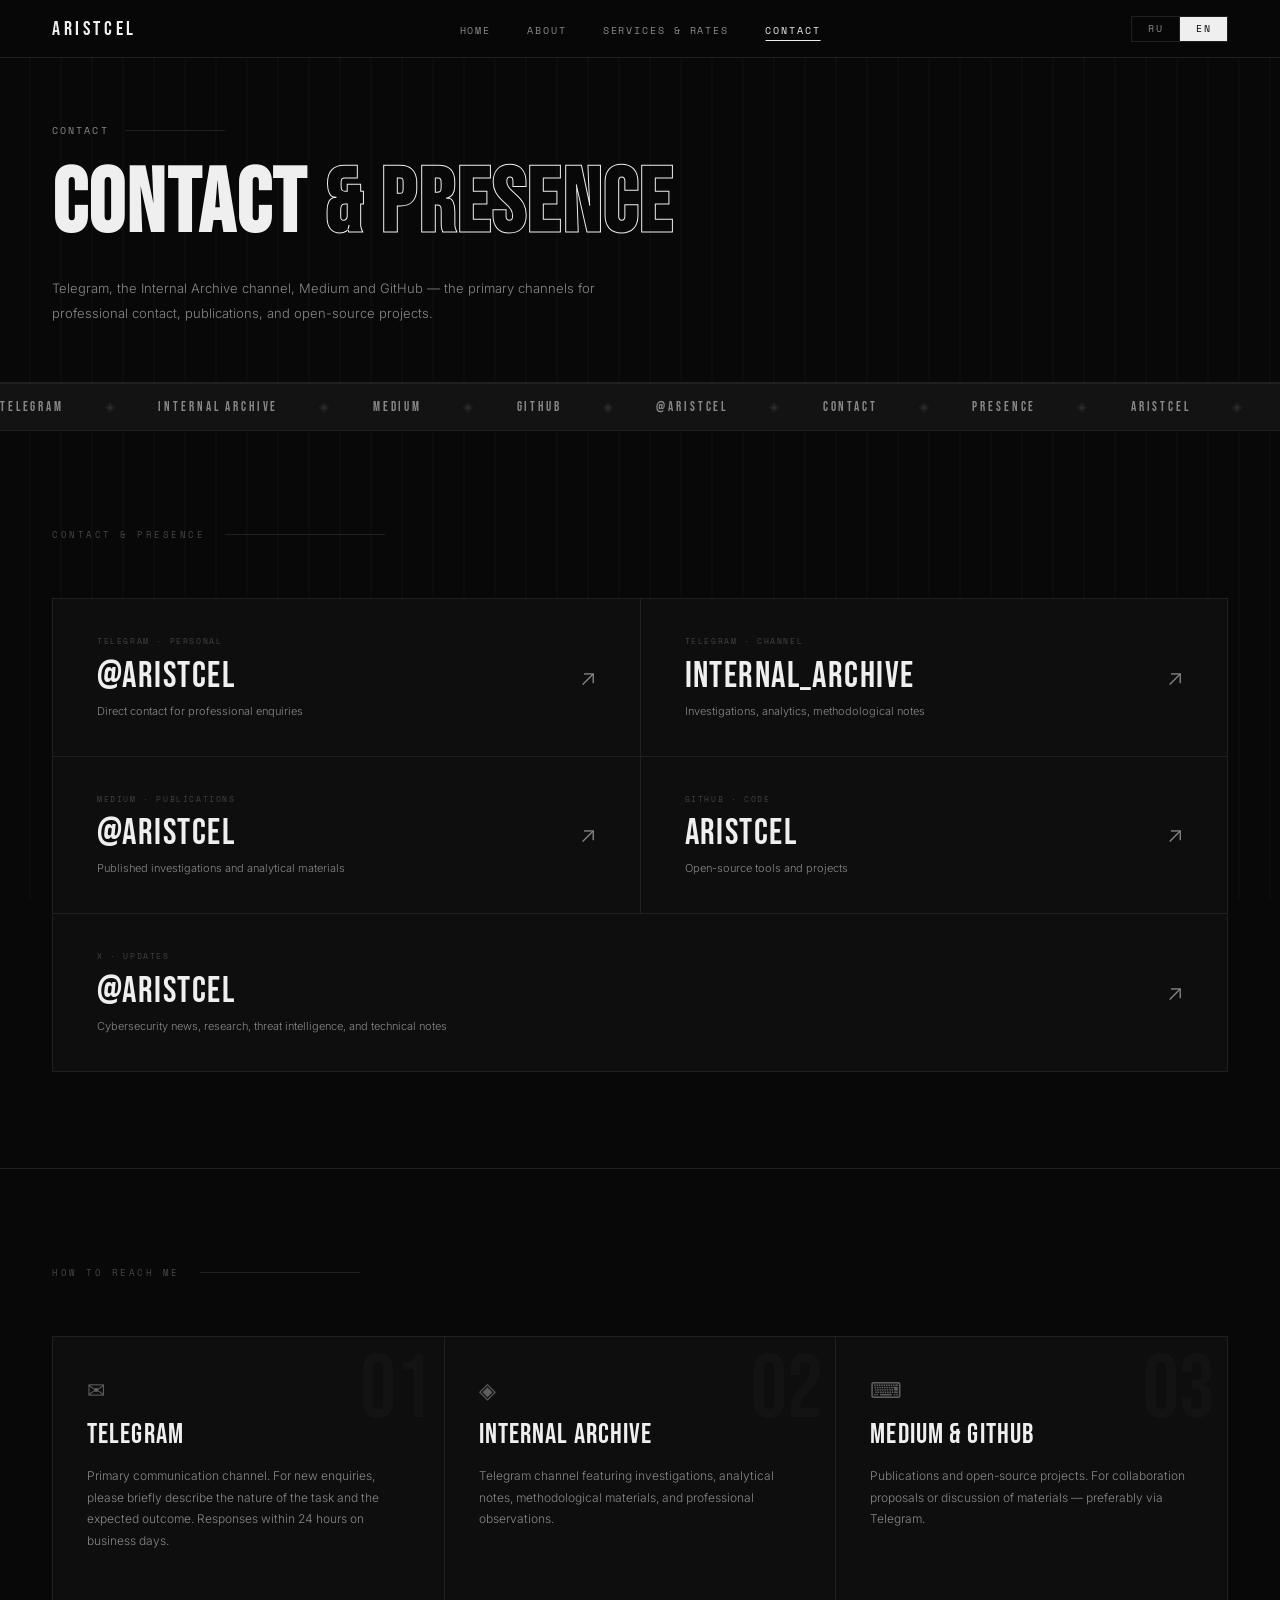
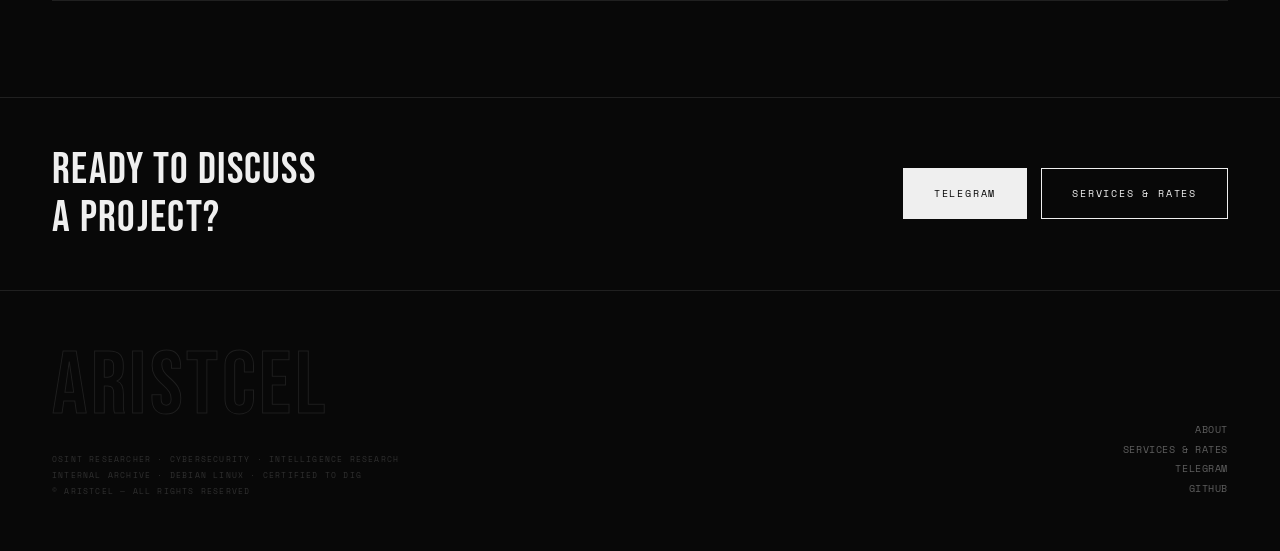
<file: contact.html>
<!DOCTYPE html>
<html lang="en">
<head>
<meta charset="UTF-8">
<meta name="viewport" content="width=device-width, initial-scale=1.0">
<title>Контакты — ARISTCEL</title>
<meta name="description" content="Связаться с Aristcel: Telegram, канал Internal Archive, Medium и GitHub.">
<link rel="preconnect" href="https://fonts.googleapis.com">
<link rel="preconnect" href="https://fonts.gstatic.com" crossorigin>
<link href="https://fonts.googleapis.com/css2?family=Bebas+Neue&family=Inter:wght@300;400;500&family=Space+Mono:wght@400;700&display=swap" rel="stylesheet">
<link rel="stylesheet" href="style.css">
</head>
<body class="lang-en">

<div class="stripes" aria-hidden="true"></div>

<nav>
  <a href="index.html" class="nav-logo">ARISTCEL</a>
  <ul class="nav-links" role="list">
    <li><a href="index.html"><span data-lang="ru">Главная</span><span data-lang="en">Home</span></a></li>
    <li><a href="about.html"><span data-lang="ru">Обо мне</span><span data-lang="en">About</span></a></li>
    <li><a href="services.html"><span data-lang="ru">Услуги и цены</span><span data-lang="en">Services & Rates</span></a></li>
    <li><a href="contact.html" class="current"><span data-lang="ru">Контакты</span><span data-lang="en">Contact</span></a></li>
  </ul>
  <button class="nav-toggle" aria-label="Menu" onclick="toggleNav()">
    <span></span><span></span><span></span>
  </button>
  <div class="lang-toggle" role="group" aria-label="Language">
    <button class="lang-btn"        onclick="setLang('ru')" aria-pressed="false">RU</button>
    <button class="lang-btn active" onclick="setLang('en')" aria-pressed="true">EN</button>
  </div>
</nav>

<div class="page-hero" id="top">
  <p class="page-hero-eyebrow">
    <span data-lang="ru">Контакты</span>
    <span data-lang="en">Contact</span>
  </p>
  <h1 class="page-hero-title">
    <span data-lang="ru">СВЯЗЬ <span class="ol">И ПРИСУТСТВИЕ</span></span>
    <span data-lang="en">CONTACT <span class="ol">& PRESENCE</span></span>
  </h1>
  <p class="page-hero-sub">
    <span data-lang="ru">Telegram, канал Internal Archive, Medium и GitHub — основные каналы для профессиональной связи, публикаций и открытых проектов.</span>
    <span data-lang="en">Telegram, the Internal Archive channel, Medium and GitHub — the primary channels for professional contact, publications, and open-source projects.</span>
  </p>
</div>

<div class="marquee-wrap" aria-hidden="true">
  <div class="marquee-track">
    <span class="marquee-item">TELEGRAM <span class="msep">◈</span> INTERNAL ARCHIVE <span class="msep">◈</span> MEDIUM <span class="msep">◈</span> GITHUB <span class="msep">◈</span> @ARISTCEL <span class="msep">◈</span> CONTACT <span class="msep">◈</span> PRESENCE <span class="msep">◈</span> ARISTCEL <span class="msep">◈</span></span>
    <span class="marquee-item">TELEGRAM <span class="msep">◈</span> INTERNAL ARCHIVE <span class="msep">◈</span> MEDIUM <span class="msep">◈</span> GITHUB <span class="msep">◈</span> @ARISTCEL <span class="msep">◈</span> CONTACT <span class="msep">◈</span> PRESENCE <span class="msep">◈</span> ARISTCEL <span class="msep">◈</span></span>
  </div>
</div>

<section id="contact">
  <p class="s-label">
    <span data-lang="ru">Контакт и присутствие</span>
    <span data-lang="en">Contact & Presence</span>
  </p>
  <div class="links-grid">
    <a class="link-tile" href="https://t.me/Aristcel" target="_blank" rel="noopener noreferrer">
      <div>
        <div class="link-platform">Telegram · Personal</div>
        <div class="link-handle">@ARISTCEL</div>
        <div class="link-desc"><span data-lang="ru">Прямой контакт для профессиональных запросов</span><span data-lang="en">Direct contact for professional enquiries</span></div>
      </div>
      <i class="link-arrow" aria-hidden="true">↗</i>
    </a>
    <a class="link-tile" href="https://t.me/Internal_Archive" target="_blank" rel="noopener noreferrer">
      <div>
        <div class="link-platform">Telegram · Channel</div>
        <div class="link-handle">INTERNAL_ARCHIVE</div>
        <div class="link-desc"><span data-lang="ru">Расследования, аналитика, методологические заметки</span><span data-lang="en">Investigations, analytics, methodological notes</span></div>
      </div>
      <i class="link-arrow" aria-hidden="true">↗</i>
    </a>
    <a class="link-tile" href="https://medium.com/@Aristcel" target="_blank" rel="noopener noreferrer">
      <div>
        <div class="link-platform">Medium · Publications</div>
        <div class="link-handle">@ARISTCEL</div>
        <div class="link-desc"><span data-lang="ru">Публикации расследований и аналитических материалов</span><span data-lang="en">Published investigations and analytical materials</span></div>
      </div>
      <i class="link-arrow" aria-hidden="true">↗</i>
    </a>
    <a class="link-tile" href="https://github.com/aristcel" target="_blank" rel="noopener noreferrer">
      <div>
        <div class="link-platform">GitHub · Code</div>
        <div class="link-handle">ARISTCEL</div>
        <div class="link-desc"><span data-lang="ru">Инструменты и проекты в открытом доступе</span><span data-lang="en">Open-source tools and projects</span></div>
      </div>
      <i class="link-arrow" aria-hidden="true">↗</i>
    </a>
    <a class="link-tile" href="https://x.com/Aristcel" target="_blank" rel="noopener noreferrer">
      <div>
        <div class="link-platform">X · Updates</div>
        <div class="link-handle">@ARISTCEL</div>
        <div class="link-desc"><span data-lang="ru">Новости кибербезопасности, результаты исследований, threat intelligence и технические заметки</span><span data-lang="en">Cybersecurity news, research, threat intelligence, and technical notes</span></div>
      </div>
      <i class="link-arrow" aria-hidden="true">↗</i>
    </a>
  </div>
</section>

<section id="preferred">
  <p class="s-label">
    <span data-lang="ru">Как связаться</span>
    <span data-lang="en">How to Reach Me</span>
  </p>
  <div class="contact-methods">
    <div class="contact-method">
      <div class="contact-method-ghost" aria-hidden="true">01</div>
      <div class="contact-method-icon">✉</div>
      <div class="contact-method-title"><span data-lang="ru">TELEGRAM</span><span data-lang="en">TELEGRAM</span></div>
      <p class="contact-method-desc">
        <span data-lang="ru">Приоритетный способ связи. Для новых запросов, пожалуйста, кратко опишите суть задачи и ожидаемый результат. Я отвечаю в течение 24 часов в рабочие дни.</span>
        <span data-lang="en">Primary communication channel. For new enquiries, please briefly describe the nature of the task and the expected outcome. Responses within 24 hours on business days.</span>
      </p>
    </div>
    <div class="contact-method">
      <div class="contact-method-ghost" aria-hidden="true">02</div>
      <div class="contact-method-icon">◈</div>
      <div class="contact-method-title"><span data-lang="ru">INTERNAL ARCHIVE</span><span data-lang="en">INTERNAL ARCHIVE</span></div>
      <p class="contact-method-desc">
        <span data-lang="ru">Telegram-канал с публикациями расследований, аналитическими заметками, методологическими материалами и профессиональными наблюдениями.</span>
        <span data-lang="en">Telegram channel featuring investigations, analytical notes, methodological materials, and professional observations.</span>
      </p>
    </div>
    <div class="contact-method">
      <div class="contact-method-ghost" aria-hidden="true">03</div>
      <div class="contact-method-icon">⌨</div>
      <div class="contact-method-title"><span data-lang="ru">MEDIUM & GITHUB</span><span data-lang="en">MEDIUM & GITHUB</span></div>
      <p class="contact-method-desc">
        <span data-lang="ru">Публикации и open-source проекты. Для предложений по сотрудничеству или обсуждения материалов — предпочтительно через Telegram.</span>
        <span data-lang="en">Publications and open-source projects. For collaboration proposals or discussion of materials — preferably via Telegram.</span>
      </p>
    </div>
  </div>
</section>

<div class="cta-band">
  <div class="cta-text">
    <span data-lang="ru">Готовы обсудить<br>проект?</span>
    <span data-lang="en">Ready to discuss<br>a project?</span>
  </div>
  <div style="display:flex; gap:14px; flex-wrap:wrap;">
    <a href="https://t.me/Aristcel" target="_blank" rel="noopener noreferrer" class="cta-btn">Telegram</a>
    <a href="services.html" class="cta-btn ghost"><span data-lang="ru">Услуги и цены</span><span data-lang="en">Services & Rates</span></a>
  </div>
</div>

<footer>
  <div>
    <a href="index.html" class="footer-mark">ARISTCEL</a>
    <div class="footer-sub">
      OSINT RESEARCHER · CYBERSECURITY · INTELLIGENCE RESEARCH<br>
      INTERNAL ARCHIVE · DEBIAN LINUX · CERTIFIED TO DIG<br>
      © ARISTCEL — ALL RIGHTS RESERVED
    </div>
  </div>
  <div class="footer-right">
    <a href="about.html"><span data-lang="ru">ОБО МНЕ</span><span data-lang="en">ABOUT</span></a><br>
    <a href="services.html"><span data-lang="ru">УСЛУГИ И ЦЕНЫ</span><span data-lang="en">SERVICES & RATES</span></a><br>
    <a href="https://t.me/Aristcel" target="_blank" rel="noopener noreferrer">TELEGRAM</a><br>
    <a href="https://github.com/aristcel" target="_blank" rel="noopener noreferrer">GITHUB</a>
  </div>
</footer>

<script src="lang.js"></script>
</body>
</html>
</file>
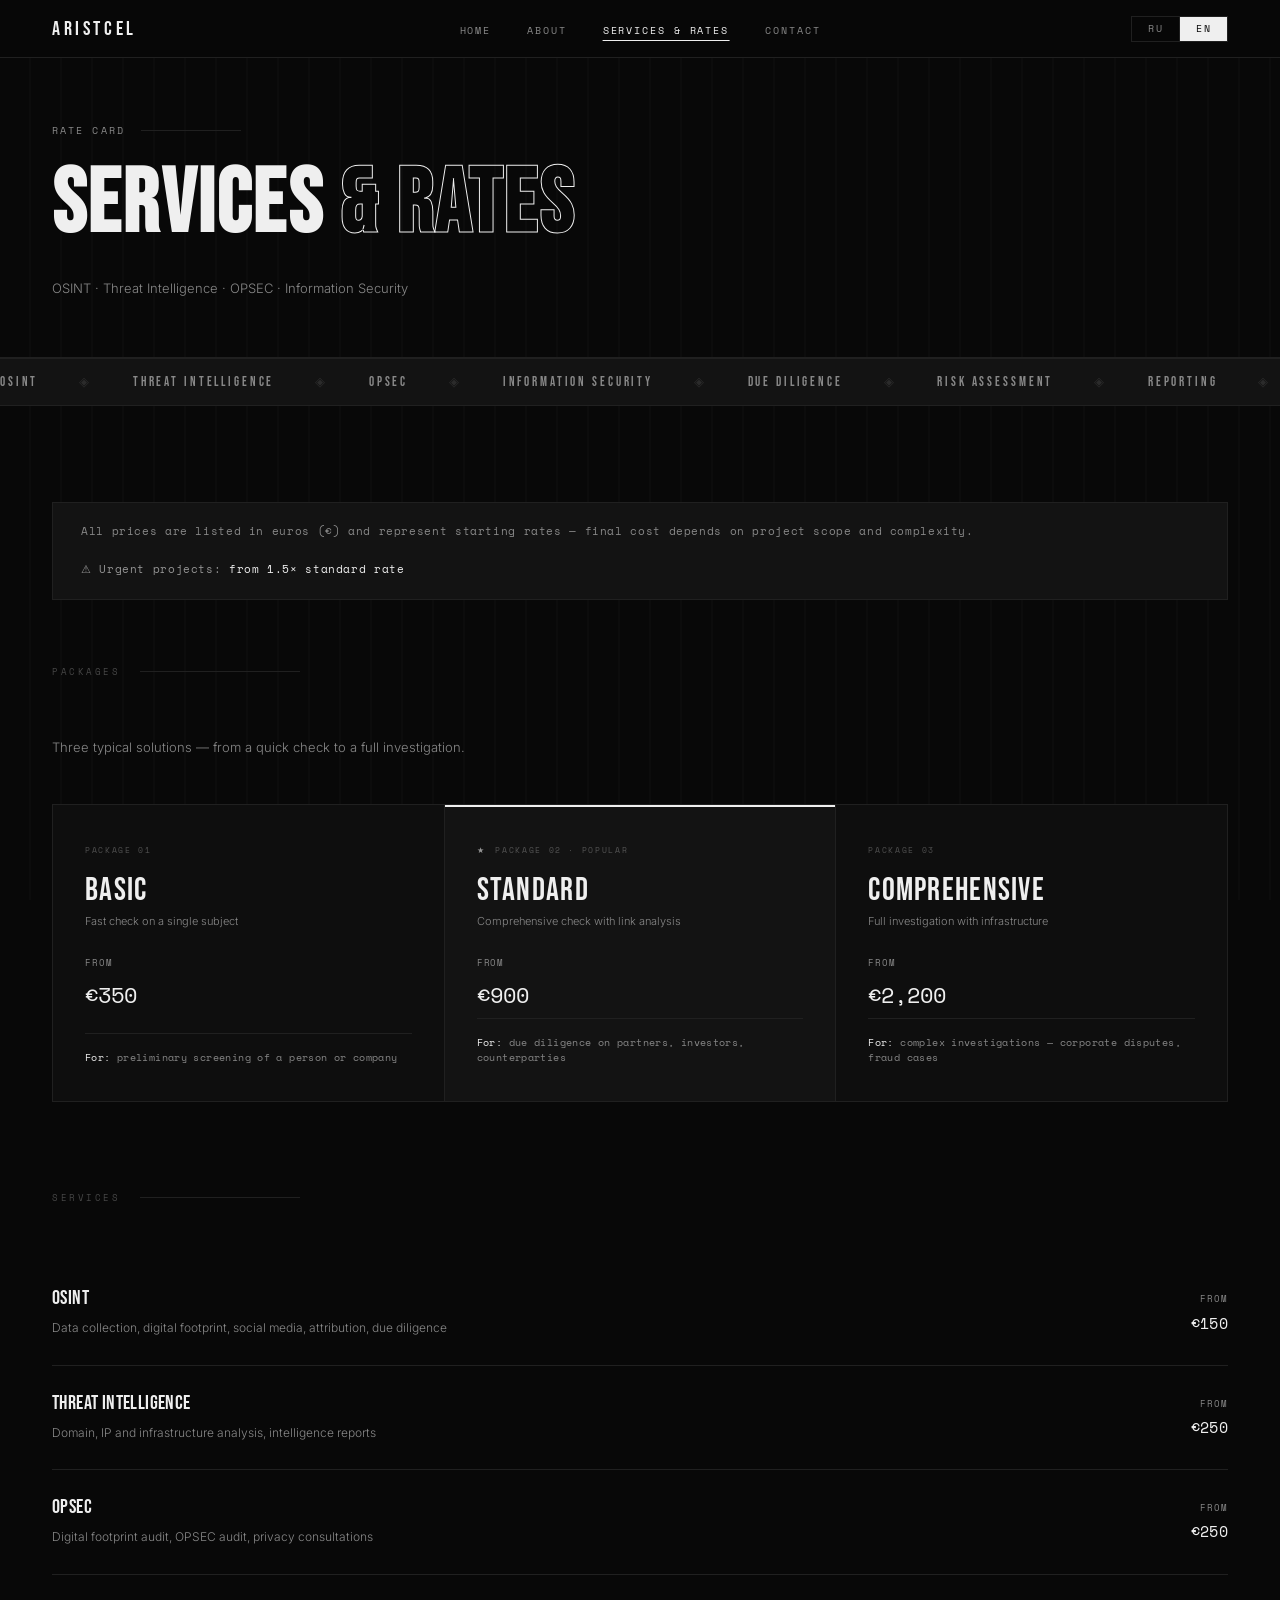
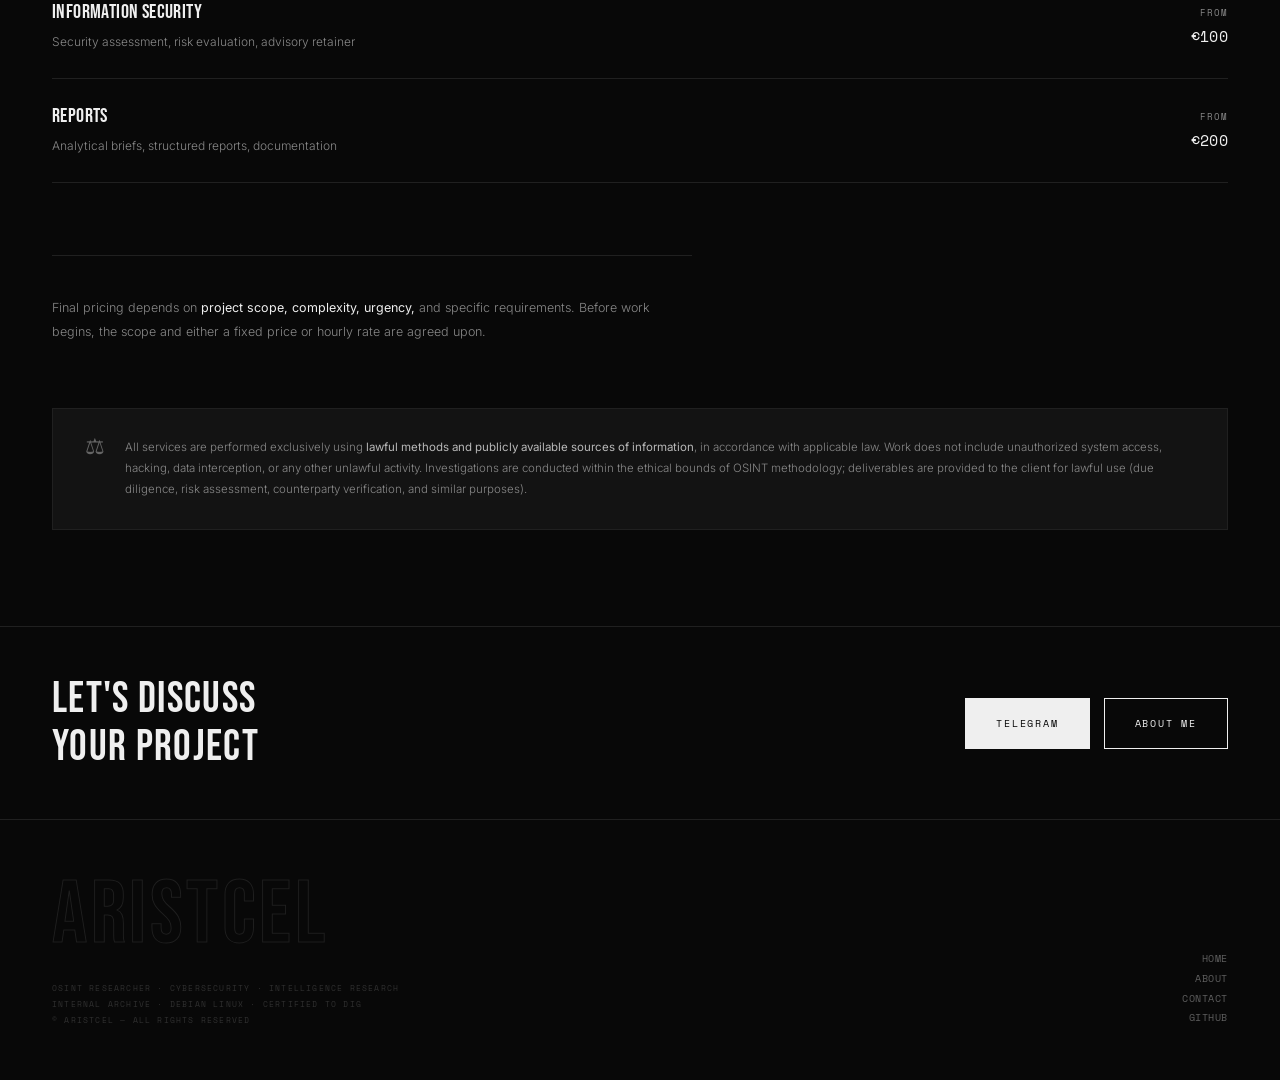
<file: services.html>
<!DOCTYPE html>
<html lang="en">
<head>
<meta charset="UTF-8">
<meta name="viewport" content="width=device-width, initial-scale=1.0">
<title>Услуги и цены — ARISTCEL</title>
<meta name="description" content="OSINT, Threat Intelligence, OPSEC и Information Security. Полный прайс-лист услуг Aristcel.">
<link rel="preconnect" href="https://fonts.googleapis.com">
<link rel="preconnect" href="https://fonts.gstatic.com" crossorigin>
<link href="https://fonts.googleapis.com/css2?family=Bebas+Neue&family=Inter:wght@300;400;500&family=Space+Mono:wght@400;700&display=swap" rel="stylesheet">
<link rel="stylesheet" href="style.css">
</head>
<body class="lang-en">

<div class="stripes" aria-hidden="true"></div>

<nav>
  <a href="index.html" class="nav-logo">ARISTCEL</a>
  <ul class="nav-links" role="list">
    <li><a href="index.html"><span data-lang="ru">Главная</span><span data-lang="en">Home</span></a></li>
    <li><a href="about.html"><span data-lang="ru">Обо мне</span><span data-lang="en">About</span></a></li>
    <li><a href="services.html" class="current"><span data-lang="ru">Услуги и цены</span><span data-lang="en">Services & Rates</span></a></li>
    <li><a href="contact.html"><span data-lang="ru">Контакты</span><span data-lang="en">Contact</span></a></li>
  </ul>
  <button class="nav-toggle" aria-label="Menu" onclick="toggleNav()">
    <span></span><span></span><span></span>
  </button>
  <div class="lang-toggle" role="group" aria-label="Language">
    <button class="lang-btn"        onclick="setLang('ru')" aria-pressed="false">RU</button>
    <button class="lang-btn active" onclick="setLang('en')" aria-pressed="true">EN</button>
  </div>
</nav>

<div class="page-hero" id="top">
  <p class="page-hero-eyebrow">
    <span data-lang="ru">Прайс-лист</span>
    <span data-lang="en">Rate Card</span>
  </p>
  <h1 class="page-hero-title">
    <span data-lang="ru">УСЛУГИ <span class="ol">И ЦЕНЫ</span></span>
    <span data-lang="en">SERVICES <span class="ol">& RATES</span></span>
  </h1>
  <p class="page-hero-sub">
    <span data-lang="ru">OSINT · Threat Intelligence · OPSEC · Information Security</span>
    <span data-lang="en">OSINT · Threat Intelligence · OPSEC · Information Security</span>
  </p>
</div>

<div class="marquee-wrap" aria-hidden="true">
  <div class="marquee-track">
    <span class="marquee-item">OSINT <span class="msep">◈</span> THREAT INTELLIGENCE <span class="msep">◈</span> OPSEC <span class="msep">◈</span> INFORMATION SECURITY <span class="msep">◈</span> DUE DILIGENCE <span class="msep">◈</span> RISK ASSESSMENT <span class="msep">◈</span> REPORTING <span class="msep">◈</span> ARISTCEL <span class="msep">◈</span></span>
    <span class="marquee-item">OSINT <span class="msep">◈</span> THREAT INTELLIGENCE <span class="msep">◈</span> OPSEC <span class="msep">◈</span> INFORMATION SECURITY <span class="msep">◈</span> DUE DILIGENCE <span class="msep">◈</span> RISK ASSESSMENT <span class="msep">◈</span> REPORTING <span class="msep">◈</span> ARISTCEL <span class="msep">◈</span></span>
  </div>
</div>

<section id="pricing">

  <div class="pricing-note">
    <span>
      <span data-lang="ru">Все цены указаны в евро (€) и являются стартовыми — итоговая стоимость зависит от объёма и сложности задачи.</span>
      <span data-lang="en">All prices are listed in euros (€) and represent starting rates — final cost depends on project scope and complexity.</span>
    </span>
    <span class="urgent">
      <span data-lang="ru">⚠ Срочные проекты: <strong>от 1.5× стандартной ставки</strong></span>
      <span data-lang="en">⚠ Urgent projects: <strong>from 1.5× standard rate</strong></span>
    </span>
  </div>

  <p class="s-label">
    <span data-lang="ru">Готовые пакеты</span>
    <span data-lang="en">Packages</span>
  </p>
  <p class="packages-intro">
    <span data-lang="ru">Три типовых решения — от быстрой проверки до комплексного расследования.</span>
    <span data-lang="en">Three typical solutions — from a quick check to a full investigation.</span>
  </p>

  <div class="packages-grid">

    <div class="package-card">
      <div class="package-badge"><span data-lang="ru">Пакет 01</span><span data-lang="en">Package 01</span></div>
      <div class="package-name">BASIC</div>
      <div class="package-tagline"><span data-lang="ru">Быстрая проверка одного объекта</span><span data-lang="en">Fast check on a single subject</span></div>
      <div class="package-price"><span class="from"><span data-lang="ru">от</span><span data-lang="en">from</span></span>€350</div>
      <div class="package-for">
        <span data-lang="ru"><strong>Для:</strong> предварительной проверки человека или компании</span>
        <span data-lang="en"><strong>For:</strong> preliminary screening of a person or company</span>
      </div>
    </div>

    <div class="package-card featured">
      <div class="package-badge"><span class="star">★</span><span data-lang="ru">Пакет 02 · популярный</span><span data-lang="en">Package 02 · popular</span></div>
      <div class="package-name">STANDARD</div>
      <div class="package-tagline"><span data-lang="ru">Комплексная проверка с анализом связей</span><span data-lang="en">Comprehensive check with link analysis</span></div>
      <div class="package-price"><span class="from"><span data-lang="ru">от</span><span data-lang="en">from</span></span>€900</div>
      <div class="package-for">
        <span data-lang="ru"><strong>Для:</strong> due diligence партнёров, инвесторов, контрагентов</span>
        <span data-lang="en"><strong>For:</strong> due diligence on partners, investors, counterparties</span>
      </div>
    </div>

    <div class="package-card">
      <div class="package-badge"><span data-lang="ru">Пакет 03</span><span data-lang="en">Package 03</span></div>
      <div class="package-name">COMPREHENSIVE</div>
      <div class="package-tagline"><span data-lang="ru">Полное расследование с инфраструктурой</span><span data-lang="en">Full investigation with infrastructure</span></div>
      <div class="package-price"><span class="from"><span data-lang="ru">от</span><span data-lang="en">from</span></span>€2,200</div>
      <div class="package-for">
        <span data-lang="ru"><strong>Для:</strong> сложных расследований — корпоративные конфликты, мошенничество</span>
        <span data-lang="en"><strong>For:</strong> complex investigations — corporate disputes, fraud cases</span>
      </div>
    </div>

  </div>

  <p class="s-label">
    <span data-lang="ru">Услуги</span>
    <span data-lang="en">Services</span>
  </p>

  <div class="price-list">

    <div class="price-row">
      <div>
        <div class="price-name"><span data-lang="ru">OSINT</span><span data-lang="en">OSINT</span></div>
        <div class="price-desc"><span data-lang="ru">Сбор данных, цифровой след, социальные сети, атрибуция, due diligence</span><span data-lang="en">Data collection, digital footprint, social media, attribution, due diligence</span></div>
      </div>
      <div class="price-value"><span class="from"><span data-lang="ru">от</span><span data-lang="en">from</span></span>€150</div>
    </div>

    <div class="price-row">
      <div>
        <div class="price-name"><span data-lang="ru">Threat Intelligence</span><span data-lang="en">Threat Intelligence</span></div>
        <div class="price-desc"><span data-lang="ru">Анализ доменов, IP, инфраструктуры, разведывательные отчёты</span><span data-lang="en">Domain, IP and infrastructure analysis, intelligence reports</span></div>
      </div>
      <div class="price-value"><span class="from"><span data-lang="ru">от</span><span data-lang="en">from</span></span>€250</div>
    </div>

    <div class="price-row">
      <div>
        <div class="price-name"><span data-lang="ru">OPSEC</span><span data-lang="en">OPSEC</span></div>
        <div class="price-desc"><span data-lang="ru">Аудит цифрового следа, OPSEC-аудит, консультации по приватности</span><span data-lang="en">Digital footprint audit, OPSEC audit, privacy consultations</span></div>
      </div>
      <div class="price-value"><span class="from"><span data-lang="ru">от</span><span data-lang="en">from</span></span>€250</div>
    </div>

    <div class="price-row">
      <div>
        <div class="price-name"><span data-lang="ru">Information Security</span><span data-lang="en">Information Security</span></div>
        <div class="price-desc"><span data-lang="ru">Оценка безопасности, анализ рисков, абонентское сопровождение</span><span data-lang="en">Security assessment, risk evaluation, advisory retainer</span></div>
      </div>
      <div class="price-value"><span class="from"><span data-lang="ru">от</span><span data-lang="en">from</span></span>€100</div>
    </div>

    <div class="price-row">
      <div>
        <div class="price-name"><span data-lang="ru">Отчёты</span><span data-lang="en">Reports</span></div>
        <div class="price-desc"><span data-lang="ru">Аналитические справки, структурированные отчёты, документация</span><span data-lang="en">Analytical briefs, structured reports, documentation</span></div>
      </div>
      <div class="price-value"><span class="from"><span data-lang="ru">от</span><span data-lang="en">from</span></span>€200</div>
    </div>

    <p class="price-closing">
      <span data-lang="ru">Итоговая стоимость зависит от <strong>объёма проекта, сложности, срочности</strong> и конкретных требований заказчика. Перед началом работы согласовывается техническое задание и фиксированная стоимость или почасовая ставка.</span>
      <span data-lang="en">Final pricing depends on <strong>project scope, complexity, urgency,</strong> and specific requirements. Before work begins, the scope and either a fixed price or hourly rate are agreed upon.</span>
    </p>

    <div class="legal-note">
      <div class="legal-note-icon" aria-hidden="true">⚖</div>
      <div class="legal-note-text">
        <span data-lang="ru">Все услуги выполняются исключительно с использованием <strong>законных методов и общедоступных источников информации</strong>, в соответствии с применимым законодательством. Работа не включает несанкционированный доступ к системам, взлом, перехват данных или иные противоправные действия. Расследования проводятся в этичных рамках OSINT-методологии; результаты предоставляются заказчику для законного использования (due diligence, оценка рисков, верификация контрагентов и т.п.).</span>
        <span data-lang="en">All services are performed exclusively using <strong>lawful methods and publicly available sources of information</strong>, in accordance with applicable law. Work does not include unauthorized system access, hacking, data interception, or any other unlawful activity. Investigations are conducted within the ethical bounds of OSINT methodology; deliverables are provided to the client for lawful use (due diligence, risk assessment, counterparty verification, and similar purposes).</span>
      </div>
    </div>
  </div>

</section>

<div class="cta-band">
  <div class="cta-text">
    <span data-lang="ru">Обсудим<br>ваш проект?</span>
    <span data-lang="en">Let's discuss<br>your project</span>
  </div>
  <div style="display:flex; gap:14px; flex-wrap:wrap;">
    <a href="https://t.me/Aristcel" target="_blank" rel="noopener noreferrer" class="cta-btn">Telegram</a>
    <a href="about.html" class="cta-btn ghost"><span data-lang="ru">Обо мне</span><span data-lang="en">About me</span></a>
  </div>
</div>

<footer>
  <div>
    <a href="index.html" class="footer-mark">ARISTCEL</a>
    <div class="footer-sub">
      OSINT RESEARCHER · CYBERSECURITY · INTELLIGENCE RESEARCH<br>
      INTERNAL ARCHIVE · DEBIAN LINUX · CERTIFIED TO DIG<br>
      © ARISTCEL — ALL RIGHTS RESERVED
    </div>
  </div>
  <div class="footer-right">
    <a href="index.html"><span data-lang="ru">ГЛАВНАЯ</span><span data-lang="en">HOME</span></a><br>
    <a href="about.html"><span data-lang="ru">ОБО МНЕ</span><span data-lang="en">ABOUT</span></a><br>
    <a href="contact.html"><span data-lang="ru">КОНТАКТЫ</span><span data-lang="en">CONTACT</span></a><br>
    <a href="https://github.com/aristcel" target="_blank" rel="noopener noreferrer">GITHUB</a>
  </div>
</footer>

<script src="lang.js"></script>
</body>
</html>
</file>
<file: style.css>
*, *::before, *::after { box-sizing: border-box; margin: 0; padding: 0; }

:root {
  --black:     #080808;
  --off-white: #EFEFEF;
  --mid:       #888888;
  --dim:       #131313;
  --card:      #0e0e0e;
  --line:      #202020;
  --nav-h:     58px;
}

html { scroll-behavior: smooth; }

body {
  background: var(--black);
  color: var(--off-white);
  font-family: 'Inter', sans-serif;
  font-weight: 300;
  font-size: 14px;
  line-height: 1.7;
  overflow-x: hidden;
}

.stripes {
  position: fixed;
  inset: 0;
  z-index: 0;
  pointer-events: none;
  background-image: repeating-linear-gradient(
    to right,
    transparent 0px, transparent 29px,
    rgba(255,255,255,0.018) 29px, rgba(255,255,255,0.018) 31px
  );
}

[data-lang]    { display: none; }
.lang-ru [data-lang="ru"] { display: block; }
.lang-en [data-lang="en"] { display: block; }
span[data-lang] { display: none; }
.lang-ru span[data-lang="ru"] { display: inline; }
.lang-en span[data-lang="en"] { display: inline; }

.lang-toggle {
  display: flex;
  border: 1px solid var(--line);
  flex-shrink: 0;
}
.lang-btn {
  background: transparent;
  border: none;
  border-right: 1px solid var(--line);
  color: var(--mid);
  font-family: 'Space Mono', monospace;
  font-size: 10px;
  letter-spacing: 0.14em;
  padding: 7px 16px;
  cursor: pointer;
  transition: background 0.15s, color 0.15s;
  line-height: 1;
}
.lang-btn:last-child { border-right: none; }
.lang-btn.active { background: var(--off-white); color: var(--black); }
.lang-btn:hover:not(.active) { color: var(--off-white); }

.nav-toggle {
  display: none;
  flex-direction: column;
  justify-content: center;
  align-items: center;
  gap: 5px;
  width: 40px;
  height: 40px;
  background: transparent;
  border: 1px solid var(--line);
  cursor: pointer;
  padding: 10px;
  flex-shrink: 0;
}
.nav-toggle span {
  display: block;
  width: 100%;
  height: 1.5px;
  background: var(--mid);
  transition: background 0.15s;
}
.nav-toggle:hover span { background: var(--off-white); }

nav {
  position: fixed;
  top: 0; left: 0; right: 0;
  z-index: 200;
  height: var(--nav-h);
  display: flex;
  justify-content: space-between;
  align-items: center;
  padding: 0 52px;
  border-bottom: 1px solid var(--line);
  background: rgba(8,8,8,0.96);
  backdrop-filter: blur(14px);
  -webkit-backdrop-filter: blur(14px);
}
.nav-logo {
  font-family: 'Bebas Neue', sans-serif;
  font-size: 20px;
  letter-spacing: 0.18em;
  color: var(--off-white);
  text-decoration: none;
  flex-shrink: 0;
}
.nav-links {
  display: flex;
  gap: 36px;
  list-style: none;
  position: absolute;
  left: 50%;
  transform: translateX(-50%);
}
.nav-links a {
  color: var(--mid);
  text-decoration: none;
  font-family: 'Space Mono', monospace;
  font-size: 9.5px;
  letter-spacing: 0.2em;
  text-transform: uppercase;
  transition: color 0.18s;
  white-space: nowrap;
}
.nav-links a:hover,
.nav-links a.current { color: var(--off-white); }
.nav-links a.current { border-bottom: 1px solid var(--off-white); padding-bottom: 3px; }

.page-hero {
  position: relative;
  z-index: 1;
  padding: calc(var(--nav-h) + 64px) 52px 56px;
  border-bottom: 1px solid var(--line);
}
.page-hero-eyebrow {
  font-family: 'Space Mono', monospace;
  font-size: 9.5px;
  letter-spacing: 0.22em;
  text-transform: uppercase;
  color: var(--mid);
  margin-bottom: 20px;
  display: flex;
  align-items: center;
  gap: 16px;
}
.page-hero-eyebrow::after {
  content: '';
  width: 100px;
  height: 1px;
  background: var(--line);
}
.page-hero-title {
  font-family: 'Bebas Neue', sans-serif;
  font-size: clamp(48px, 7vw, 100px);
  line-height: 1.05;
  letter-spacing: 0.025em;
}
.page-hero-title .ol {
  -webkit-text-stroke: 1px var(--off-white);
  color: transparent;
}
.page-hero-sub {
  max-width: 600px;
  color: var(--mid);
  font-size: 13px;
  line-height: 1.9;
  margin-top: 24px;
}

.marquee-wrap {
  position: relative;
  z-index: 1;
  overflow: hidden;
  padding: 12px 0;
  border-top: 1px solid var(--line);
  border-bottom: 1px solid var(--line);
  background: var(--dim);
}
.marquee-track {
  display: flex;
  width: max-content;
  animation: marquee-scroll 28s linear infinite;
}
.marquee-item {
  font-family: 'Bebas Neue', sans-serif;
  font-size: 13px;
  letter-spacing: 0.22em;
  color: var(--mid);
  white-space: nowrap;
}
.msep { color: rgba(255,255,255,0.1); margin: 0 36px; }
@keyframes marquee-scroll {
  from { transform: translateX(0); }
  to   { transform: translateX(-50%); }
}

section {
  position: relative;
  z-index: 1;
  padding: 96px 52px;
  border-top: 1px solid var(--line);
}
section:first-of-type { border-top: none; }
.s-label {
  font-family: 'Space Mono', monospace;
  font-size: 9px;
  letter-spacing: 0.28em;
  text-transform: uppercase;
  color: rgba(255,255,255,0.25);
  margin-bottom: 56px;
  display: flex;
  align-items: center;
  gap: 20px;
}
.s-label::after {
  content: '';
  width: 160px;
  max-width: 30vw;
  height: 1px;
  background: var(--line);
  flex-shrink: 0;
}

.about-grid {
  display: grid;
  grid-template-columns: 55fr 40fr;
  gap: 80px;
  align-items: start;
}
.about-headline {
  font-family: 'Bebas Neue', sans-serif;
  font-size: clamp(42px, 5vw, 76px);
  line-height: 1.05;
  letter-spacing: 0.03em;
  margin-bottom: 36px;
}
.about-headline .ol {
  -webkit-text-stroke: 1px var(--off-white);
  color: transparent;
}
.about-body {
  color: var(--mid);
  font-size: 13px;
  line-height: 1.95;
}
.about-body p + p { margin-top: 18px; }
.about-body strong { color: var(--off-white); font-weight: 400; }
.about-body h3 {
  font-family: 'Bebas Neue', sans-serif;
  font-size: 22px;
  letter-spacing: 0.04em;
  color: var(--off-white);
  margin-top: 36px;
  margin-bottom: 14px;
}
.about-body h3:first-child { margin-top: 0; }

.metrics { display: flex; flex-direction: column; }
.metric {
  display: flex;
  justify-content: space-between;
  align-items: baseline;
  padding: 22px 0;
  border-bottom: 1px solid var(--line);
}
.metric:first-child { border-top: 1px solid var(--line); }
.metric-val {
  font-family: 'Bebas Neue', sans-serif;
  font-size: 54px;
  letter-spacing: 0.02em;
  line-height: 1;
  flex-shrink: 0;
}
.metric-lbl {
  font-family: 'Space Mono', monospace;
  font-size: 8.5px;
  letter-spacing: 0.14em;
  text-transform: uppercase;
  color: var(--mid);
  text-align: right;
  max-width: 160px;
  line-height: 1.65;
}

.approach-intro {
  max-width: 700px;
  color: var(--mid);
  font-size: 13.5px;
  line-height: 1.9;
  margin-bottom: 64px;
}
.approach-intro strong { color: var(--off-white); font-weight: 400; }

.pillars {
  display: grid;
  grid-template-columns: repeat(4, 1fr);
  gap: 1px;
  background: var(--line);
  border: 1px solid var(--line);
}
.pillar {
  background: var(--card);
  padding: 34px 26px 38px;
  position: relative;
  overflow: hidden;
  transition: background 0.18s;
}
.pillar:hover { background: #161616; }
.pillar-ghost {
  position: absolute;
  top: 8px;
  right: 12px;
  font-family: 'Bebas Neue', sans-serif;
  font-size: 76px;
  color: rgba(255,255,255,0.025);
  line-height: 1;
  pointer-events: none;
  user-select: none;
}
.pillar-tag {
  font-family: 'Space Mono', monospace;
  font-size: 7.5px;
  letter-spacing: 0.2em;
  text-transform: uppercase;
  color: rgba(255,255,255,0.2);
  margin-bottom: 16px;
}
.pillar-title {
  font-family: 'Bebas Neue', sans-serif;
  font-size: 24px;
  letter-spacing: 0.04em;
  line-height: 1.05;
  margin-bottom: 12px;
}
.pillar-desc {
  font-size: 11.5px;
  color: var(--mid);
  line-height: 1.75;
}

.tl { display: flex; flex-direction: column; }
.tl-row {
  display: grid;
  grid-template-columns: 108px 36px 1fr;
  align-items: start;
  padding: 40px 0;
  border-bottom: 1px solid var(--line);
}
.tl-row:first-child { border-top: 1px solid var(--line); }
.tl-period {
  font-family: 'Space Mono', monospace;
  font-size: 9px;
  letter-spacing: 0.1em;
  text-transform: uppercase;
  color: rgba(255,255,255,0.28);
  padding-top: 4px;
  line-height: 1.7;
}
.tl-dot-col {
  display: flex;
  flex-direction: column;
  align-items: center;
  padding-top: 8px;
}
.tl-dot {
  width: 5px;
  height: 5px;
  border-radius: 50%;
  background: var(--mid);
  flex-shrink: 0;
}
.tl-dot.current { background: var(--off-white); }
.tl-connector {
  flex: 1;
  width: 1px;
  background: var(--line);
  min-height: 48px;
  margin-top: 8px;
}
.tl-content { padding-bottom: 4px; }
.tl-phase {
  font-family: 'Space Mono', monospace;
  font-size: 7.5px;
  letter-spacing: 0.24em;
  text-transform: uppercase;
  color: rgba(255,255,255,0.2);
  margin-bottom: 10px;
}
.tl-title {
  font-family: 'Bebas Neue', sans-serif;
  font-size: 30px;
  letter-spacing: 0.04em;
  line-height: 1;
  margin-bottom: 14px;
}
.tl-desc {
  font-size: 12.5px;
  color: var(--mid);
  line-height: 1.85;
  max-width: 660px;
}
.tl-desc strong { color: rgba(255,255,255,0.7); font-weight: 400; }

.comp-grid {
  display: grid;
  grid-template-columns: repeat(3, 1fr);
  gap: 1px;
  background: var(--line);
  border: 1px solid var(--line);
}
.comp-card {
  background: var(--card);
  padding: 42px 34px 48px;
  position: relative;
  overflow: hidden;
  transition: background 0.18s;
}
.comp-card:hover { background: #161616; }
.comp-ghost {
  position: absolute;
  top: 8px;
  right: 12px;
  font-family: 'Bebas Neue', sans-serif;
  font-size: 90px;
  color: rgba(255,255,255,0.022);
  line-height: 1;
  pointer-events: none;
  user-select: none;
}
.comp-tag {
  font-family: 'Space Mono', monospace;
  font-size: 7.5px;
  letter-spacing: 0.22em;
  text-transform: uppercase;
  color: rgba(255,255,255,0.2);
  margin-bottom: 20px;
}
.comp-title {
  font-family: 'Bebas Neue', sans-serif;
  font-size: 32px;
  letter-spacing: 0.04em;
  line-height: 1.0;
  margin-bottom: 16px;
}
.comp-body {
  font-size: 12px;
  color: var(--mid);
  line-height: 1.82;
}
.comp-body strong { color: rgba(255,255,255,0.6); font-weight: 400; }

.links-grid {
  display: grid;
  grid-template-columns: repeat(2, 1fr);
  gap: 1px;
  background: var(--line);
  border: 1px solid var(--line);
}
.links-grid .link-tile:last-child {
  grid-column: 1 / -1;
}
.link-tile {
  background: var(--card);
  display: flex;
  justify-content: space-between;
  align-items: center;
  padding: 36px 44px;
  text-decoration: none;
  color: var(--off-white);
  transition: background 0.18s;
  gap: 20px;
}
.link-tile:hover { background: #181818; }
.link-platform {
  font-family: 'Space Mono', monospace;
  font-size: 8px;
  letter-spacing: 0.2em;
  text-transform: uppercase;
  color: rgba(255,255,255,0.22);
  margin-bottom: 10px;
}
.link-handle {
  font-family: 'Bebas Neue', sans-serif;
  font-size: 36px;
  letter-spacing: 0.04em;
  line-height: 1;
}
.link-desc {
  font-size: 11px;
  color: var(--mid);
  margin-top: 8px;
  line-height: 1.55;
}
.link-arrow {
  font-size: 22px;
  color: var(--mid);
  flex-shrink: 0;
  transition: transform 0.18s, color 0.18s;
  font-style: normal;
}
.link-tile:hover .link-arrow {
  transform: translate(4px, -4px);
  color: var(--off-white);
}

.cta-band {
  display: flex;
  justify-content: space-between;
  align-items: center;
  gap: 32px;
  padding: 48px 52px;
  border-top: 1px solid var(--line);
  position: relative;
  z-index: 1;
  flex-wrap: wrap;
}
.cta-text {
  font-family: 'Bebas Neue', sans-serif;
  font-size: clamp(28px, 4vw, 44px);
  letter-spacing: 0.03em;
  line-height: 1.1;
}
.cta-btn {
  font-family: 'Space Mono', monospace;
  font-size: 10px;
  letter-spacing: 0.18em;
  text-transform: uppercase;
  color: var(--black);
  background: var(--off-white);
  border: 1px solid var(--off-white);
  padding: 16px 30px;
  text-decoration: none;
  white-space: nowrap;
  transition: background 0.18s, color 0.18s;
  flex-shrink: 0;
}
.cta-btn:hover { background: transparent; color: var(--off-white); }
.cta-btn.ghost {
  background: transparent;
  color: var(--off-white);
}
.cta-btn.ghost:hover { background: var(--off-white); color: var(--black); }

.pricing-note {
  display: flex;
  justify-content: space-between;
  align-items: center;
  flex-wrap: wrap;
  gap: 20px;
  padding: 20px 28px;
  border: 1px solid var(--line);
  background: var(--dim);
  margin-bottom: 64px;
  font-family: 'Space Mono', monospace;
  font-size: 10.5px;
  letter-spacing: 0.06em;
  color: var(--mid);
}
.pricing-note strong { color: var(--off-white); font-weight: 400; }
.pricing-note .urgent {
  color: rgba(255,255,255,0.55);
}

.packages-intro {
  max-width: 680px;
  color: var(--mid);
  font-size: 13px;
  line-height: 1.9;
  margin-bottom: 44px;
}
.packages-grid {
  display: grid;
  grid-template-columns: repeat(3, 1fr);
  gap: 1px;
  background: var(--line);
  border: 1px solid var(--line);
  margin-bottom: 88px;
}
.package-card {
  background: var(--card);
  padding: 40px 32px 36px;
  position: relative;
  overflow: hidden;
  display: flex;
  flex-direction: column;
}
.package-card.featured {
  background: var(--dim);
}
.package-card.featured::before {
  content: '';
  position: absolute;
  top: 0; left: 0; right: 0;
  height: 2px;
  background: var(--off-white);
}
.package-badge {
  font-family: 'Space Mono', monospace;
  font-size: 7.5px;
  letter-spacing: 0.22em;
  text-transform: uppercase;
  color: rgba(255,255,255,0.28);
  margin-bottom: 18px;
  display: flex;
  align-items: center;
  gap: 10px;
}
.package-badge .star {
  color: var(--off-white);
  opacity: 0.6;
}
.package-name {
  font-family: 'Bebas Neue', sans-serif;
  font-size: 32px;
  letter-spacing: 0.04em;
  line-height: 1;
  margin-bottom: 6px;
}
.package-tagline {
  font-size: 11px;
  color: var(--mid);
  margin-bottom: 24px;
  line-height: 1.6;
}
.package-price {
  font-family: 'Space Mono', monospace;
  font-size: 22px;
  color: var(--off-white);
  margin-bottom: 4px;
}
.package-price .from {
  font-size: 9px;
  letter-spacing: 0.1em;
  text-transform: uppercase;
  color: var(--mid);
  display: block;
  margin-bottom: 6px;
}
.package-divider {
  height: 1px;
  background: var(--line);
  margin: 22px 0;
}
.package-includes {
  list-style: none;
  display: flex;
  flex-direction: column;
  gap: 11px;
  flex: 1;
  margin-bottom: 24px;
}
.package-includes li {
  font-size: 11.5px;
  color: var(--mid);
  line-height: 1.6;
  padding-left: 16px;
  position: relative;
}
.package-includes li::before {
  content: '—';
  position: absolute;
  left: 0;
  color: rgba(255,255,255,0.3);
}
.package-for {
  font-family: 'Space Mono', monospace;
  font-size: 9.5px;
  letter-spacing: 0.04em;
  color: var(--mid);
  line-height: 1.6;
  padding-top: 16px;
  margin-top: auto;
  border-top: 1px solid var(--line);
}
.package-for strong { color: var(--off-white); font-weight: 400; }

.legal-note {
  display: flex;
  gap: 20px;
  align-items: flex-start;
  padding: 28px 32px;
  border: 1px solid var(--line);
  background: var(--dim);
  margin-top: 64px;
}
.legal-note-icon {
  font-family: 'Bebas Neue', sans-serif;
  font-size: 22px;
  color: rgba(255,255,255,0.35);
  flex-shrink: 0;
  line-height: 1;
}
.legal-note-text {
  font-size: 11.5px;
  color: var(--mid);
  line-height: 1.85;
}
.legal-note-text strong { color: rgba(255,255,255,0.7); font-weight: 400; }

.price-group { margin-bottom: 4px; }
.price-group + .price-group { margin-top: 80px; }

.price-group-head {
  display: flex;
  align-items: baseline;
  gap: 20px;
  margin-bottom: 36px;
  border-bottom: 1px solid var(--line);
  padding-bottom: 20px;
}
.price-group-num {
  font-family: 'Bebas Neue', sans-serif;
  font-size: 18px;
  color: rgba(255,255,255,0.3);
  flex-shrink: 0;
}
.price-group-title {
  font-family: 'Bebas Neue', sans-serif;
  font-size: clamp(28px, 3.6vw, 42px);
  letter-spacing: 0.03em;
  line-height: 1;
}
.price-group-sub {
  font-family: 'Space Mono', monospace;
  font-size: 9px;
  letter-spacing: 0.12em;
  text-transform: uppercase;
  color: var(--mid);
  margin-left: auto;
}

.price-list {
  display: flex;
  flex-direction: column;
}
.price-row {
  display: grid;
  grid-template-columns: 1fr auto;
  gap: 24px;
  align-items: start;
  padding: 26px 0;
  border-bottom: 1px solid var(--line);
}
.price-row:hover { background: rgba(255,255,255,0.025); }
.price-name {
  font-family: 'Bebas Neue', sans-serif;
  font-size: 20px;
  letter-spacing: 0.02em;
  line-height: 1.15;
  margin-bottom: 8px;
}
.price-desc {
  font-size: 12px;
  color: var(--mid);
  line-height: 1.7;
  max-width: 560px;
}
.price-value {
  font-family: 'Space Mono', monospace;
  font-size: 15px;
  letter-spacing: 0.02em;
  color: var(--off-white);
  white-space: nowrap;
  padding-top: 4px;
  text-align: right;
}
.price-value .from {
  font-size: 9px;
  letter-spacing: 0.12em;
  text-transform: uppercase;
  color: var(--mid);
  display: block;
  margin-bottom: 4px;
}
.price-suffix {
  font-size: 10px;
  color: var(--mid);
}

.price-closing {
  max-width: 640px;
  color: var(--mid);
  font-size: 12.5px;
  line-height: 1.9;
  margin-top: 72px;
  padding-top: 40px;
  border-top: 1px solid var(--line);
}
.price-closing strong { color: var(--off-white); font-weight: 400; }

.contact-methods {
  display: grid;
  grid-template-columns: repeat(3, 1fr);
  gap: 1px;
  background: var(--line);
  border: 1px solid var(--line);
}
.contact-method {
  background: var(--card);
  padding: 42px 34px 48px;
  position: relative;
  overflow: hidden;
  transition: background 0.18s;
}
.contact-method:hover { background: #161616; }
.contact-method-ghost {
  position: absolute;
  top: 8px;
  right: 12px;
  font-family: 'Bebas Neue', sans-serif;
  font-size: 90px;
  color: rgba(255,255,255,0.022);
  line-height: 1;
  pointer-events: none;
  user-select: none;
}
.contact-method-icon {
  font-size: 22px;
  margin-bottom: 20px;
  opacity: 0.35;
  line-height: 1;
}
.contact-method-title {
  font-family: 'Bebas Neue', sans-serif;
  font-size: 28px;
  letter-spacing: 0.04em;
  line-height: 1;
  margin-bottom: 16px;
}
.contact-method-desc {
  font-size: 12px;
  color: var(--mid);
  line-height: 1.8;
}

footer {
  position: relative;
  z-index: 1;
  border-top: 1px solid var(--line);
  padding: 52px;
  display: grid;
  grid-template-columns: 1fr auto;
  align-items: end;
  gap: 48px;
}
.footer-mark {
  font-family: 'Bebas Neue', sans-serif;
  font-size: clamp(40px, 7vw, 88px);
  letter-spacing: 0.04em;
  line-height: 1;
  -webkit-text-stroke: 1px rgba(255,255,255,0.09);
  color: transparent;
  text-decoration: none;
  display: inline-block;
}
.footer-sub {
  font-family: 'Space Mono', monospace;
  font-size: 8px;
  letter-spacing: 0.15em;
  text-transform: uppercase;
  color: rgba(255,255,255,0.16);
  margin-top: 20px;
  line-height: 2;
}
.footer-right {
  text-align: right;
  font-family: 'Space Mono', monospace;
  font-size: 9.5px;
  color: rgba(255,255,255,0.35);
  line-height: 2.1;
  letter-spacing: 0.06em;
}
.footer-right a { color: inherit; text-decoration: none; }
.footer-right a:hover { color: var(--off-white); }

::-webkit-scrollbar { width: 3px; }
::-webkit-scrollbar-track { background: var(--black); }
::-webkit-scrollbar-thumb { background: var(--line); border-radius: 2px; }

@media (max-width: 1024px) {
  .pillars { grid-template-columns: repeat(2, 1fr); }
  .packages-grid { grid-template-columns: 1fr; }
}
@media (max-width: 900px) {
  nav { padding: 0 24px; }
  .nav-toggle { display: flex; }

  .nav-links {
    position: fixed;
    top: var(--nav-h);
    left: 0;
    right: 0;
    flex-direction: column;
    gap: 0;
    background: rgba(8,8,8,0.98);
    backdrop-filter: blur(14px);
    -webkit-backdrop-filter: blur(14px);
    border-bottom: 1px solid var(--line);
    padding: 0;
    z-index: 199;
    transform: translateY(-110%) translateX(0);
    opacity: 0;
    pointer-events: none;
    transition: transform 0.3s ease, opacity 0.3s ease;
  }
  .nav-links.open {
    transform: translateY(0) translateX(0);
    opacity: 1;
    pointer-events: auto;
  }
  .nav-links li { width: 100%; border-bottom: 1px solid var(--line); }
  .nav-links li:last-child { border-bottom: none; }
  .nav-links a {
    display: block;
    padding: 18px 24px;
    font-size: 11px;
    letter-spacing: 0.2em;
  }
  .nav-links a.current {
    border-bottom: none !important;
    padding-bottom: 18px;
  }

  .page-hero { padding: calc(var(--nav-h) + 40px) 24px 44px; }
  section { padding: 72px 24px; }
  .about-grid { grid-template-columns: 1fr; gap: 52px; }
  .comp-grid { grid-template-columns: 1fr 1fr; }
  .contact-methods { grid-template-columns: 1fr; }
  .links-grid { grid-template-columns: 1fr; }
  footer { grid-template-columns: 1fr; gap: 28px; }
  .footer-right { text-align: left; }
  .tl-row { grid-template-columns: 88px 28px 1fr; }
  .cta-band { padding: 40px 24px; justify-content: flex-start; }
  .price-row { grid-template-columns: 1fr; }
  .price-value { text-align: left; padding-top: 0; }
  .price-group + .price-group { margin-top: 56px; }
}
@media (max-width: 600px) {
  .pillars { grid-template-columns: 1fr; }
  .comp-grid { grid-template-columns: 1fr; }
  .tl-row { grid-template-columns: 70px 24px 1fr; }
  .link-tile { padding: 28px 24px; }
  .pricing-note { flex-direction: column; align-items: flex-start; }
}
@media (max-width: 480px) {
  nav { padding: 0 16px; }
  .page-hero { padding: calc(var(--nav-h) + 28px) 16px 32px; }
  section { padding: 48px 16px; }
  .s-label { margin-bottom: 36px; }
  .s-label::after { width: 80px; }
  .cta-band { padding: 32px 16px; flex-direction: column; align-items: flex-start; }
  .about-grid { gap: 36px; }
  .about-headline { font-size: clamp(32px, 10vw, 42px); }
  .metric-val { font-size: 40px; }
  .tl-row { grid-template-columns: 56px 18px 1fr; padding: 28px 0; }
  .tl-period { font-size: 7.5px; letter-spacing: 0.06em; }
  .tl-title { font-size: 24px; }
  .comp-card, .contact-method { padding: 32px 20px 36px; }
  .comp-title { font-size: 26px; }
  .pillar { padding: 26px 20px 30px; }
  .pillar-title { font-size: 20px; }
  .package-card { padding: 32px 20px; }
  .package-name { font-size: 26px; }
  .link-tile { padding: 24px 16px; gap: 14px; flex-direction: column; align-items: flex-start; }
  .link-handle { font-size: 28px; }
  .legal-note { flex-direction: column; padding: 20px; }
  .price-group-head { flex-wrap: wrap; gap: 8px; }
  .price-group-sub { margin-left: 0; }
  .price-group + .price-group { margin-top: 36px; }
  .price-name { font-size: 17px; }
  .footer-mark { font-size: clamp(32px, 10vw, 48px); }
  footer { padding: 36px 16px; }
  .nav-links a { padding: 14px 16px; font-size: 10px; }
}
@media (prefers-reduced-motion: reduce) {
  .marquee-track { animation: none; }
}
</file>
